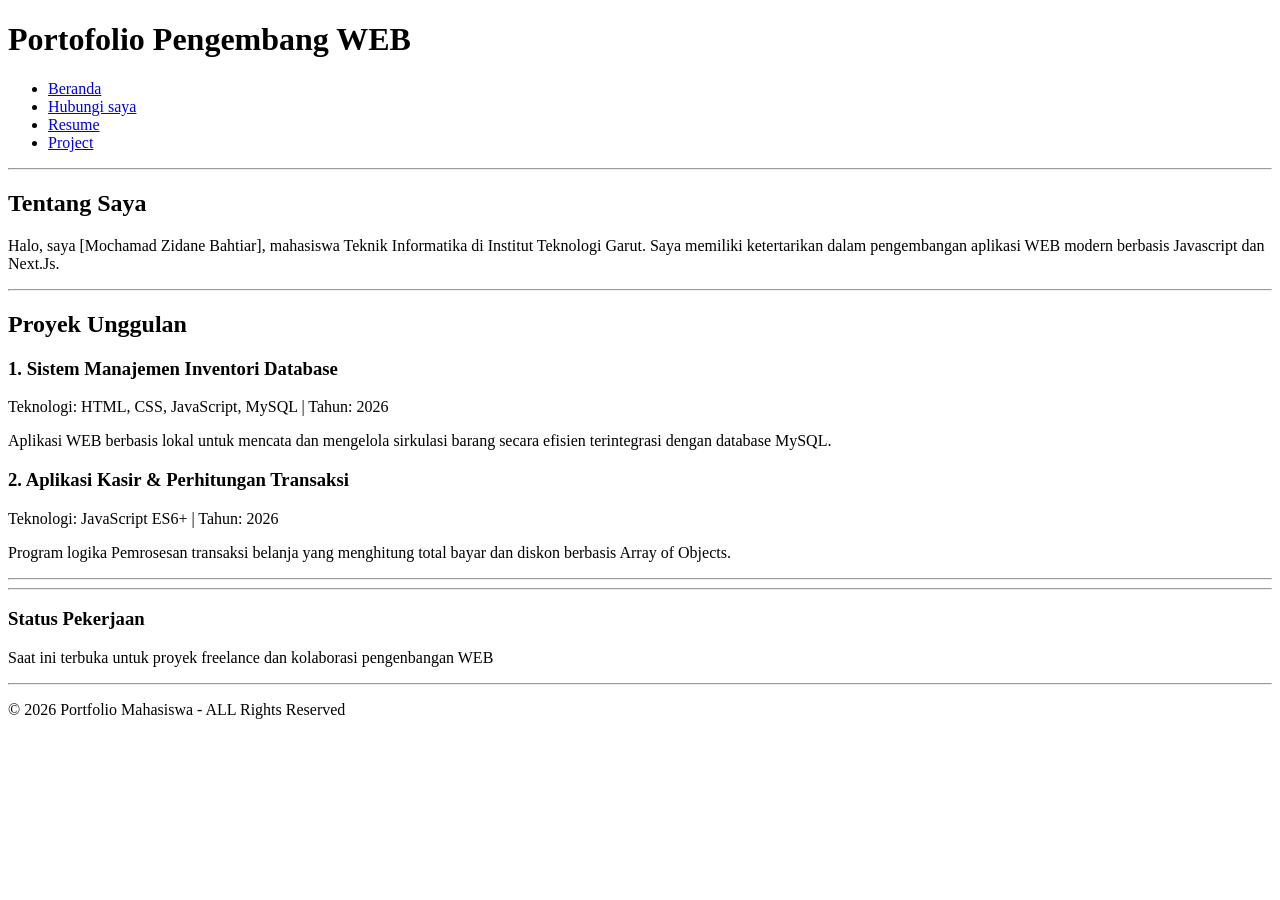
<file: Pertemuan-02/index.html>
<!DOCTYPE html>
<html lang="id">
<head>
    <meta charset="UTF-8">
    <meta name="viewport" content="width=device-width, initial-scale=1.0">
    <title>Modul 2 - WEB Portfolio Mahasiswa </title>
</head>
<body>
    <header>
        <h1>Portofolio Pengembang WEB</h1>
        <nav>
            <ul>
                <li><a href="index.html">Beranda</a></li>
                <li><a href="kontak.html">Hubungi saya</a></li>
                <li><a href="resume.html">Resume</a></li>
                <li><a href="project.html">Project</a></li>
            </ul>
        </nav>
    </header>

    <hr>

    <main>
        <section id="tentang">
            <h2>Tentang Saya</h2>
            <p>Halo, saya [Mochamad Zidane Bahtiar], mahasiswa Teknik Informatika di Institut Teknologi Garut. Saya memiliki ketertarikan dalam pengembangan aplikasi WEB modern berbasis Javascript dan Next.Js.</p>
        </section>

        <hr>

        <section id="proyek">
            <h2>Proyek Unggulan</h2>

            <article>
                <header>
                    <h3>1. Sistem Manajemen Inventori Database</h3>
                    <p>Teknologi: HTML, CSS, JavaScript, MySQL | Tahun: <time datetime="2026">2026</time></p>
                </header>
                <p>Aplikasi WEB berbasis lokal untuk mencata dan mengelola sirkulasi barang secara efisien terintegrasi dengan database MySQL.</p>
            </article>

            <article>
                <header>
                    <h3>2. Aplikasi Kasir & Perhitungan Transaksi</h3>
                    <p>Teknologi: JavaScript ES6+ | Tahun: <time datetime="2026">2026</time></p>
                </header>
                <p>Program logika Pemrosesan transaksi belanja yang menghitung total bayar dan diskon berbasis Array of Objects.</p>
            </article>
        </section>

        <hr>
    </main>
    
    <hr>
    
    <aside>
        <h3>Status Pekerjaan</h3>
        <p>Saat ini terbuka untuk proyek freelance dan kolaborasi pengenbangan WEB</p>
    </aside>

    <hr>

    <footer>
        <p>&copy; 2026 Portfolio Mahasiswa - ALL Rights Reserved</p>
    </footer>

</body>
</html>
</file>
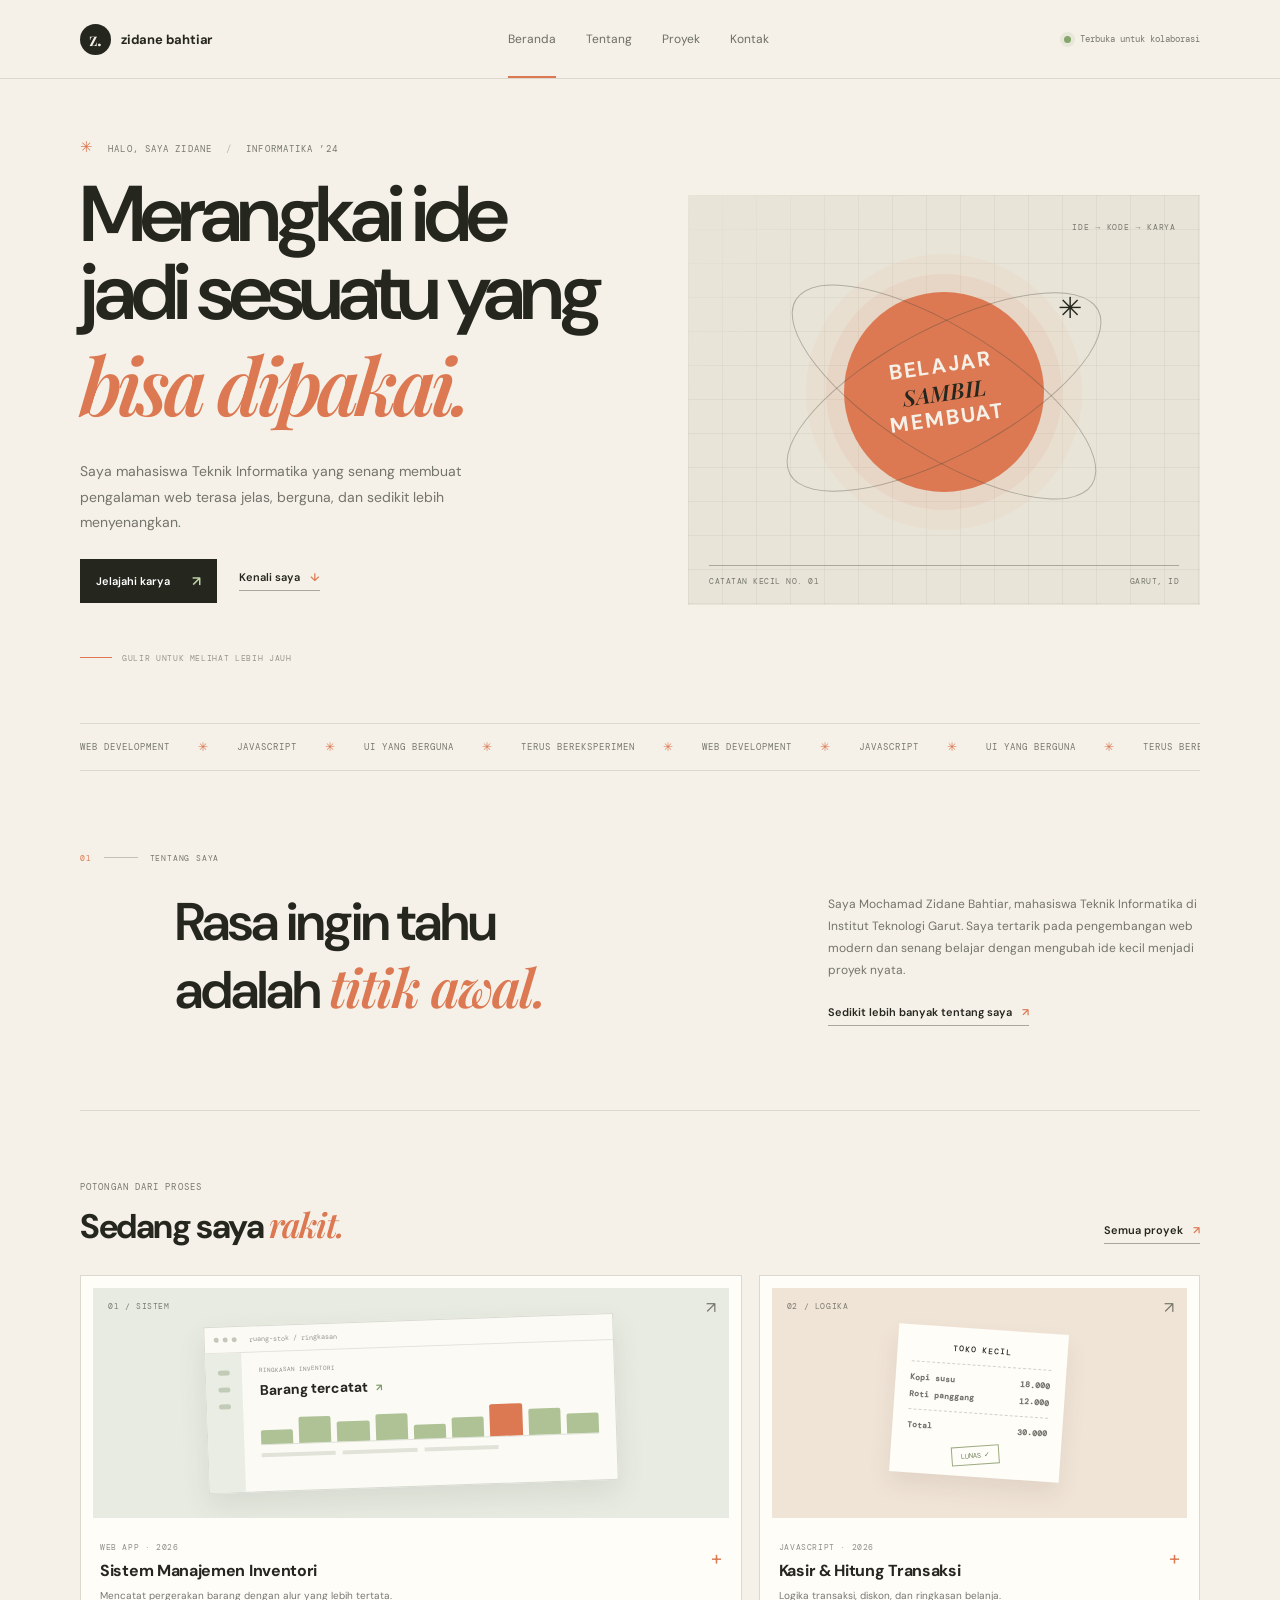
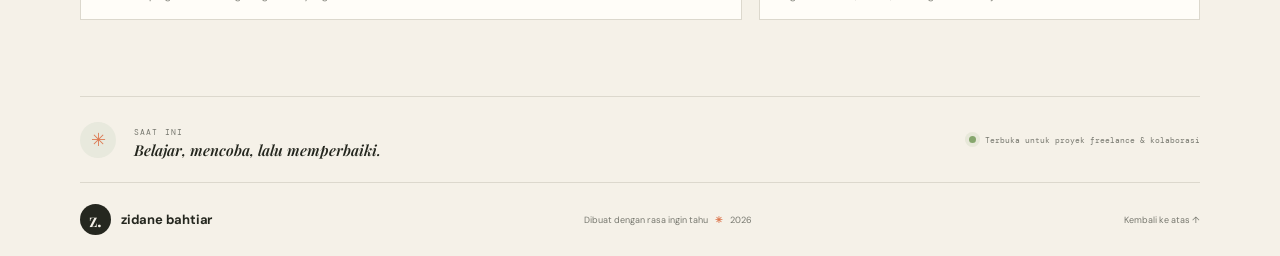
<file: Pertemuan-04/index.html>
<!doctype html>
<html lang="id">
<head>
  <meta charset="UTF-8">
  <meta name="viewport" content="width=device-width, initial-scale=1">
  <meta name="theme-color" content="#f5f1e8">
  <meta name="description" content="Portofolio Mochamad Zidane Bahtiar, mahasiswa Teknik Informatika yang senang membangun hal-hal untuk web.">
  <title>Beranda — Zidane Bahtiar</title>
  <link rel="preconnect" href="https://fonts.googleapis.com">
  <link rel="preconnect" href="https://fonts.gstatic.com" crossorigin>
  <link href="https://fonts.googleapis.com/css2?family=DM+Mono:wght@400;500&family=DM+Sans:wght@400;500;600;700&family=Playfair+Display:ital,wght@0,600;1,600&display=swap" rel="stylesheet">
  <link rel="stylesheet" href="style.css">
  <script src="home.js" defer></script>
</head>
<body id="top">
  <header class="site-header">
    <nav class="nav page-width" aria-label="Navigasi utama">
      <a class="brand" href="index.html" aria-label="Zidane Bahtiar, beranda"><span class="brand-mark">z.</span><span>zidane bahtiar</span></a>
      <div class="nav-links">
        <a class="current" href="index.html" aria-current="page">Beranda</a>
        <a href="Resume.html">Tentang</a>
        <a href="Project.html">Proyek</a>
        <a href="kontak.html">Kontak</a>
      </div>
      <a class="availability" href="kontak.html"><i></i> Terbuka untuk kolaborasi</a>
    </nav>
  </header>

  <main class="page-width">
    <section class="hero" aria-labelledby="hero-title">
      <div class="hero-copy">
        <p class="eyebrow"><span class="spark" aria-hidden="true">✳</span> HALO, SAYA ZIDANE <span class="slash">/</span> INFORMATIKA ’24</p>
        <h1 id="hero-title">Merangkai ide<br>jadi sesuatu yang<br><em>bisa dipakai.</em></h1>
        <p class="hero-description">Saya mahasiswa Teknik Informatika yang senang membuat pengalaman web terasa jelas, berguna, dan sedikit lebih menyenangkan.</p>
        <div class="hero-actions">
          <a class="button button-dark" href="Project.html">Jelajahi karya <span aria-hidden="true">↗</span></a>
          <a class="text-link" href="Resume.html">Kenali saya <span aria-hidden="true">↓</span></a>
        </div>
        <div class="hero-footnote"><span class="scroll-line"></span> GULIR UNTUK MELIHAT LEBIH JAUH</div>
      </div>
      <div class="hero-art" aria-label="Catatan visual tentang proses belajar dan membuat" role="img">
        <div class="art-grid"></div>
        <div class="orbit orbit-one"></div><div class="orbit orbit-two"></div>
        <div class="sun"></div>
        <div class="orbit-label label-top">IDE → KODE → KARYA</div>
        <div class="art-stamp">BELAJAR<br><em>SAMBIL</em><br>MEMBUAT</div>
        <div class="art-caption"><span>CATATAN KECIL NO. 01</span><span>GARUT, ID</span></div>
        <span class="art-star" aria-hidden="true">✳</span>
      </div>
    </section>

    <section class="ticker" aria-label="Minat saya">
      <div class="ticker-track"><span>WEB DEVELOPMENT</span><i>✳</i><span>JAVASCRIPT</span><i>✳</i><span>UI YANG BERGUNA</span><i>✳</i><span>TERUS BEREKSPERIMEN</span><i>✳</i><span>WEB DEVELOPMENT</span><i>✳</i><span>JAVASCRIPT</span><i>✳</i><span>UI YANG BERGUNA</span><i>✳</i><span>TERUS BEREKSPERIMEN</span><i>✳</i></div>
    </section>

    <section class="intro-section" aria-labelledby="intro-title">
      <div class="section-index"><span>01</span><span class="index-rule"></span><span>TENTANG SAYA</span></div>
      <div class="intro-content">
        <h2 id="intro-title">Rasa ingin tahu<br>adalah <em>titik awal.</em></h2>
        <div class="intro-detail"><p>Saya Mochamad Zidane Bahtiar, mahasiswa Teknik Informatika di Institut Teknologi Garut. Saya tertarik pada pengembangan web modern dan senang belajar dengan mengubah ide kecil menjadi proyek nyata.</p><a class="text-link" href="Resume.html">Sedikit lebih banyak tentang saya <span aria-hidden="true">↗</span></a></div>
      </div>
    </section>

    <section class="featured" aria-labelledby="featured-title">
      <div class="section-top"><div><p class="eyebrow">POTONGAN DARI PROSES</p><h2 id="featured-title">Sedang saya <em>rakit.</em></h2></div><a class="text-link" href="Project.html">Semua proyek <span aria-hidden="true">↗</span></a></div>
      <div class="feature-grid">
        <a class="feature-card feature-main" href="Project.html">
          <div class="feature-visual inventory-visual"><span class="visual-index">01 / SISTEM</span><div class="inventory-window"><div class="window-bar"><i></i><i></i><i></i><span>ruang-stok / ringkasan</span></div><div class="window-body"><div class="window-side"><b></b><b></b><b></b></div><div class="window-content"><small>RINGKASAN INVENTORI</small><strong>Barang tercatat <span>↗</span></strong><div class="mini-chart"><i></i><i></i><i></i><i></i><i></i><i></i><i></i><i></i><i></i></div><div class="mini-table"><b></b><b></b><b></b></div></div></div></div><span class="visual-arrow">↗</span></div>
          <div class="feature-meta"><div><span class="project-type">WEB APP · 2026</span><h3>Sistem Manajemen Inventori</h3></div><span class="feature-plus">+</span></div>
          <p class="feature-description">Mencatat pergerakan barang dengan alur yang lebih tertata.</p>
        </a>
        <a class="feature-card feature-secondary" href="Project.html">
          <div class="feature-visual cashier-visual"><span class="visual-index">02 / LOGIKA</span><div class="receipt"><span>TOKO KECIL</span><i></i><div><b>Kopi susu</b><b>18.000</b></div><div><b>Roti panggang</b><b>12.000</b></div><i></i><div><b>Total</b><b>30.000</b></div><span class="receipt-stamp">LUNAS ✓</span></div><span class="visual-arrow">↗</span></div>
          <div class="feature-meta"><div><span class="project-type">JAVASCRIPT · 2026</span><h3>Kasir & Hitung Transaksi</h3></div><span class="feature-plus">+</span></div>
          <p class="feature-description">Logika transaksi, diskon, dan ringkasan belanja.</p>
        </a>
      </div>
    </section>

    <section class="now-section" aria-label="Status saat ini">
      <div class="now-icon">✳</div><div><span class="eyebrow">SAAT INI</span><p>Belajar, mencoba, lalu memperbaiki.</p></div><div class="now-status"><i></i> Terbuka untuk proyek freelance & kolaborasi</div>
    </section>
  </main>

  <footer class="footer"><div class="page-width footer-inner"><a class="brand" href="#top"><span class="brand-mark">z.</span><span>zidane bahtiar</span></a><span>Dibuat dengan rasa ingin tahu <b>✳</b> <span id="year">2026</span></span><a href="#top" class="back-top">Kembali ke atas ↑</a></div></footer>
</body>
</html>
</file>
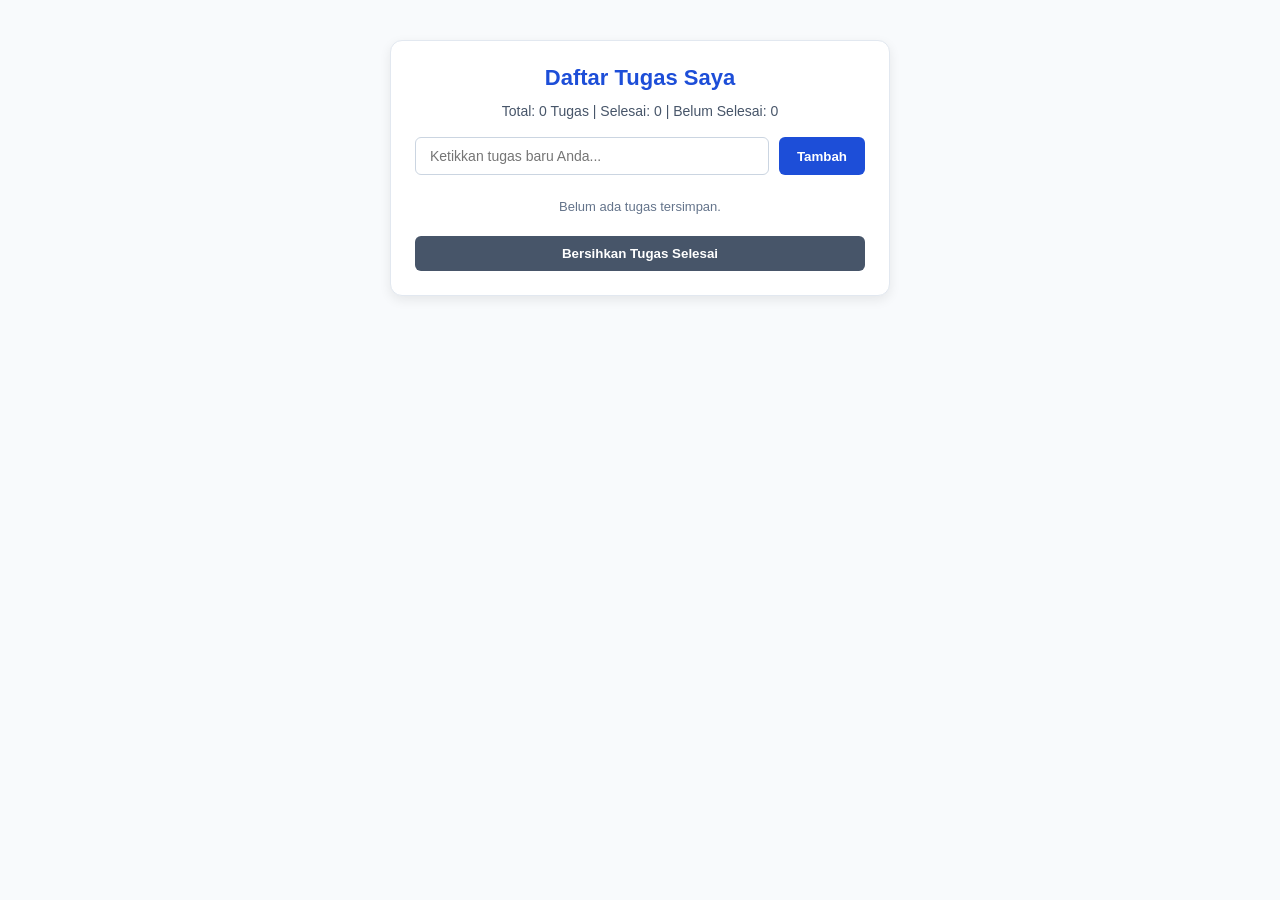
<file: Pertemuan-05/index.html>
<!DOCTYPE html>
<html lang="id">
<head>
    <meta charset="UTF-8">
    <meta name="viewport" content="width=device-width, initial-scale=1.0">

    <title>Aplikasi To-Do List - Modul 5</title>

    <!-- Koneksi ke CSS -->
    <link rel="stylesheet" href="style.css">
</head>
<body>

    <main class="todo-app">
        <h2>Daftar Tugas Saya</h2>
        <p class="task-summary" id="task-summary" aria-live="polite"></p>

        <!-- Form untuk menambahkan tugas -->
        <form id="todo-form">
            <div class="input-section">
                <input
                    type="text"
                    id="taskInput"
                    placeholder="Ketikkan tugas baru Anda..."
                    autocomplete="off"
                    aria-label="Masukkan tugas baru"
                    required
                >

                <button type="submit" class="add-btn">
                    Tambah
                </button>
            </div>

            <!-- Pesan validasi input -->
            <div
                class="error-message"
                id="inputError"
                role="alert"
                aria-live="polite"
            >
                Tugas tidak boleh kosong atau kurang dari 3 karakter!
            </div>
            <div
                class="error-message"
                id="taskLimitError"
                role="alert"
                aria-live="polite"
            >
                Tugas maksimal 5
            </div>
        </form>

        <!-- Daftar tugas yang ditambahkan -->
        <ul class="todo-list" id="todo-list"></ul>
        <button type="button" class="clear-completed-btn" id="clear-completed-btn">
            Bersihkan Tugas Selesai
        </button>
    </main>

    <!-- Koneksi ke JavaScript -->
    <script src="script.js"></script>

</body>
</html>
</file>
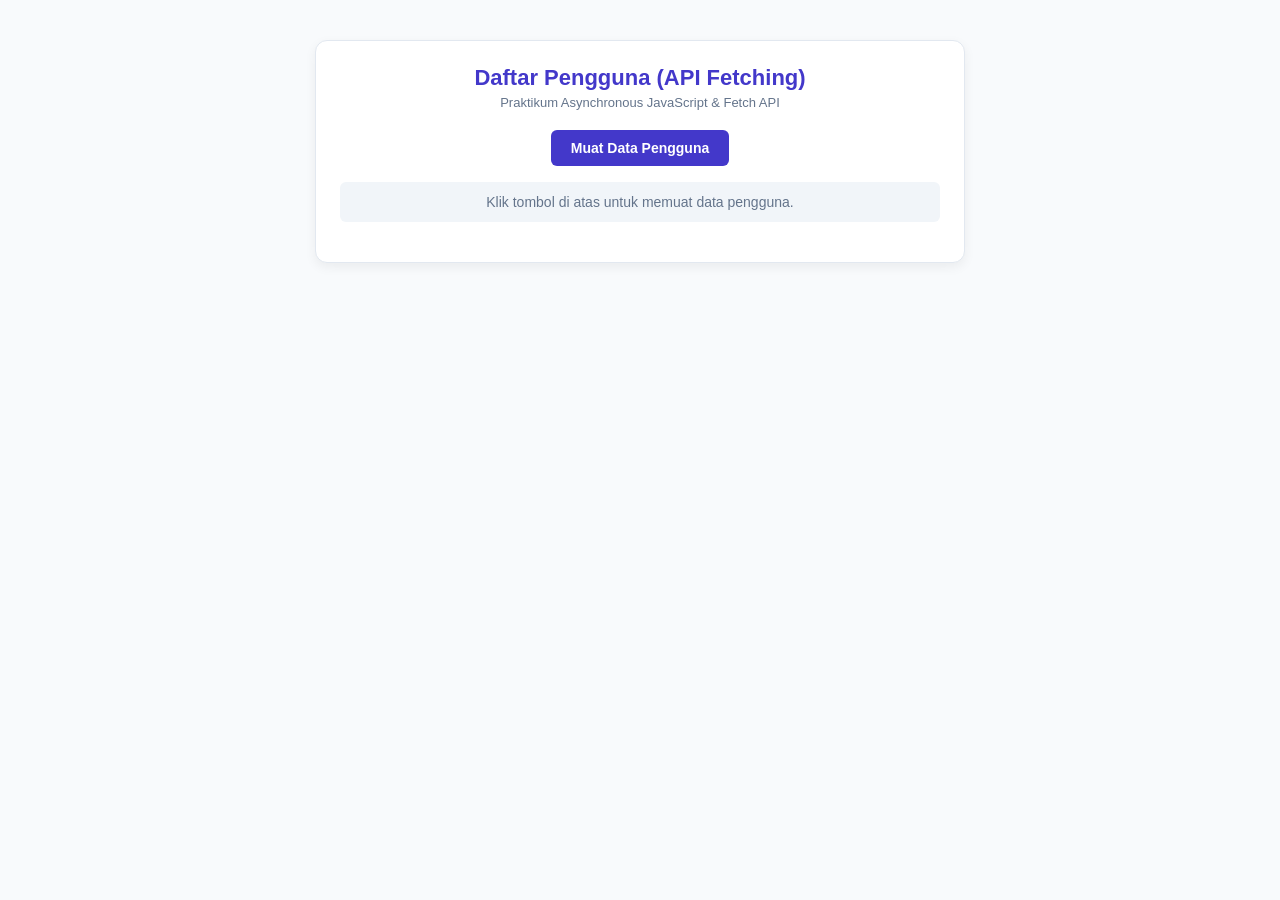
<file: Pertemuan-06/index.html>
<!DOCTYPE html>
<html lang="id">
<head>
    <meta charset="UTF-8">
    <meta name="viewport" content="width=device-width, initial-scale=1.0">
    <title>Modul 6 - User Directory App</title>
    <link rel="stylesheet" href="style.css">
</head>
<body>
    <div class="container">
        <h2>Daftar Pengguna (API Fetching)</h2>
        <p class="subtitle">Praktikum Asynchronous JavaScript & Fetch API</p>

        <div class="actions-bar">
            <button id="btnFetch" class="btn-primary">
                Muat Data Pengguna
            </button>
        </div>

        <div id="statusMessage" class="status-msg">
            Klik tombol di atas untuk memuat data pengguna.
        </div>

        <div id="userList" class="user-grid"></div>
    </div>

    <script src="script.js"></script>
</body>
</html>
</file>
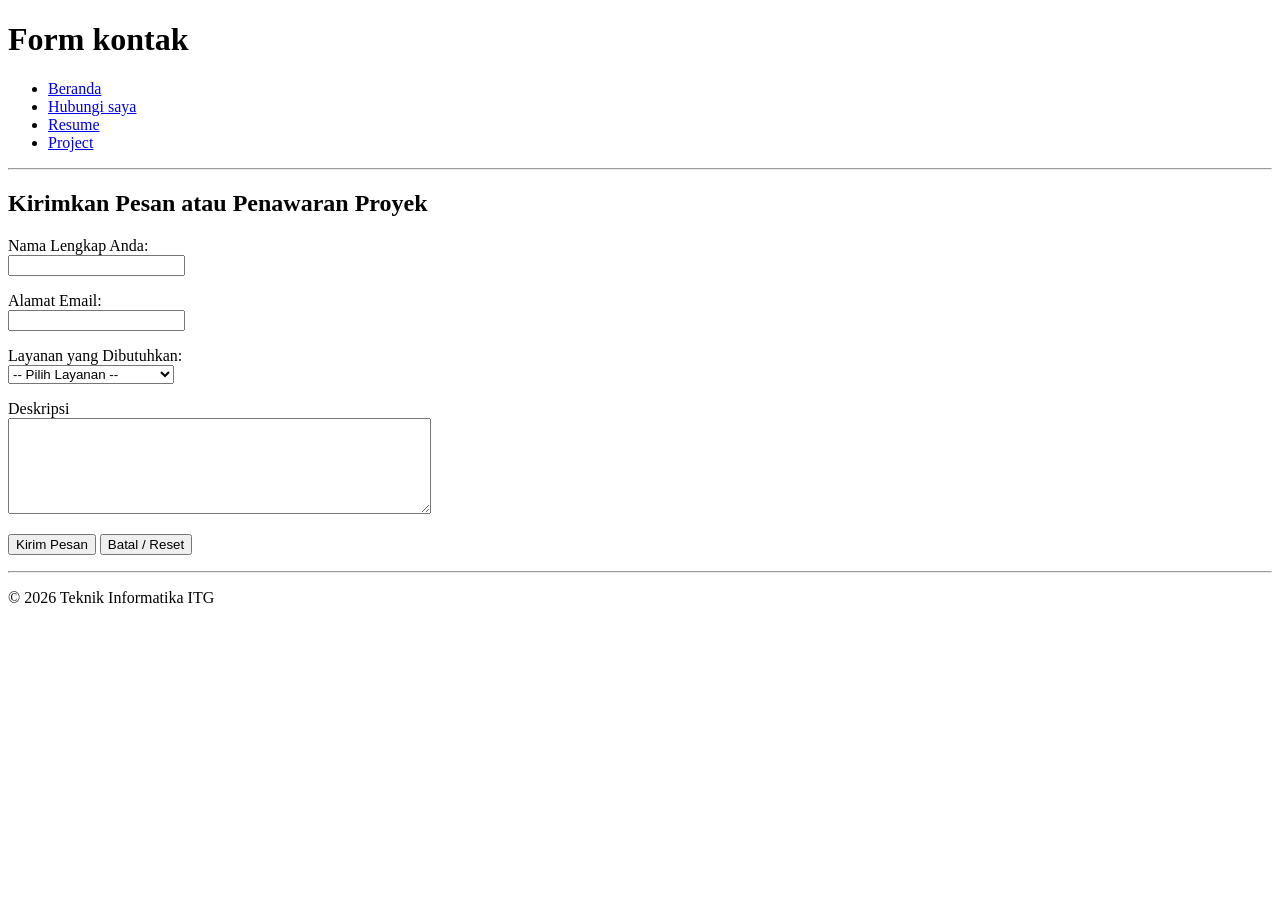
<file: Pertemuan-02/kontak.html>
<!DOCTYPE html>
<html lang="id">
<head>
     <meta charset="UTF-8">
     <meta name="viewport" content="width=device-width, initialscale=1.0">
     <title>Modul 2 - Form Kontak</title>
</head>
<body>

     <header>
         <h1>Form kontak</h1>
         <nav>
            <ul>
                <li><a href="index.html">Beranda</a></li>
                <li><a href="kontak.html">Hubungi saya</a></li>
                <li><a href="resume.html">Resume</a></li>
                <li><a href="project.html">Project</a></li>
            </ul>
        </nav>
    </header>
     </header>

     <hr>

     <main>
         <section>
             <h2>Kirimkan Pesan atau Penawaran Proyek</h2>
             <form>

                 <p>
                     <label for="nama_pengirim">Nama Lengkap
Anda:</label><br>
                     <input type="text" id="nama_pengirim"
name="nama_pengirim">
 </p>

                <p>
                     <label for="email_pengirim">Alamat
Email:</label><br>
                     <input type="email" id="email_pengirim"
name="email_pengirim">
 </p>

                 <p>
                     <label for="jenis_layanan">Layanan yang
Dibutuhkan:</label><br>
                     <select id="jenis_layanan" name="jenis_layanan">
                         <option value="">-- Pilih Layanan --</option>
                         <option value="web">Pembuatan Web</option>
                         <option value="app">Pengembangan
Aplikasi</option>
                         <option value="other">Lain-lain</option>
                     </select>
                 </p>

                 <p>
                     <label for="pesan">Deskripsi<br>
                     <textarea id="pesan" name="pesan" rows="6" cols="50"></textarea>
                 </p>

                 <p>
                     <button type="submit">Kirim Pesan</button>
                     <button type="reset">Batal / Reset</button>
                 </p>

             </form>
         </section>
     </main>

     <hr>

     <footer>
         <p>&copy; 2026 Teknik Informatika ITG</p>
     </footer>
     
</body>
</html>
</file>
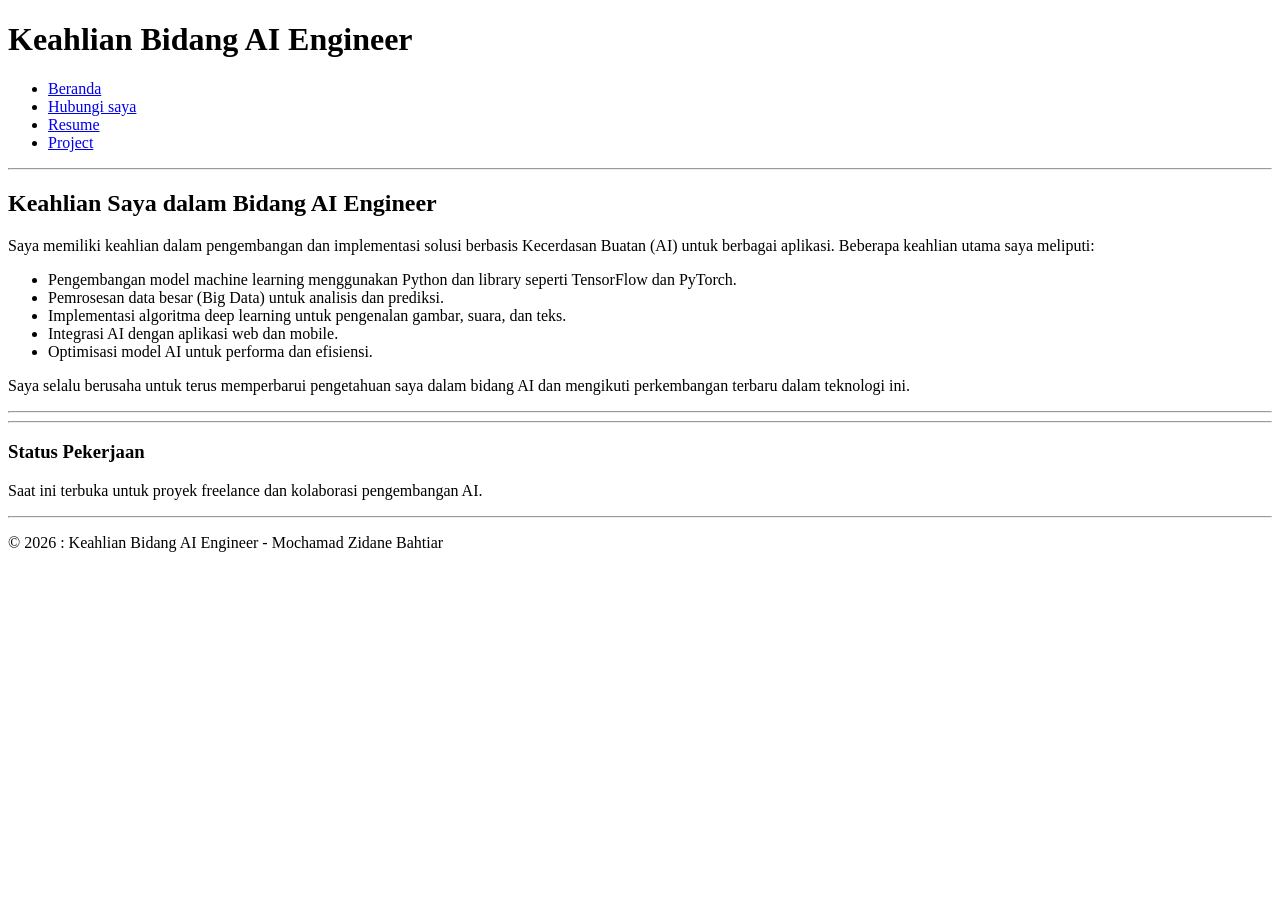
<file: Pertemuan-02/Project.html>
<!DOCTYPE html>
<html lang="en">
<head>
    <meta charset="UTF-8">
    <meta name="viewport" content="width=device-width, initial-scale=1.0">
    <title>Keahlian Bidang AI Engineer</title>
</head>
<body>
    <header>
        <h1>Keahlian Bidang AI Engineer</h1>
        <nav>
            <ul>
                <li><a href="index.html">Beranda</a></li>
                <li><a href="kontak.html">Hubungi saya</a></li>
                <li><a href="resume.html">Resume</a></li>
                <li><a href="project.html">Project</a></li>
            </ul>
        </nav>
    </header>

    <hr>

    <main>
        <section id="keahlian">
            <h2>Keahlian Saya dalam Bidang AI Engineer</h2>
            <p>Saya memiliki keahlian dalam pengembangan dan implementasi solusi berbasis Kecerdasan Buatan (AI) untuk berbagai aplikasi. Beberapa keahlian utama saya meliputi:</p>

            <ul>
                <li>Pengembangan model machine learning menggunakan Python dan library seperti TensorFlow dan PyTorch.</li>
                <li>Pemrosesan data besar (Big Data) untuk analisis dan prediksi.</li>
                <li>Implementasi algoritma deep learning untuk pengenalan gambar, suara, dan teks.</li>
                <li>Integrasi AI dengan aplikasi web dan mobile.</li>
                <li>Optimisasi model AI untuk performa dan efisiensi.</li>
            </ul>

            <p>Saya selalu berusaha untuk terus memperbarui pengetahuan saya dalam bidang AI dan mengikuti perkembangan terbaru dalam teknologi ini.</p>
        </section>

        <hr>
    </main>

    <hr>

    <aside>
        <h3>Status Pekerjaan</h3>
        <p>Saat ini terbuka untuk proyek freelance dan kolaborasi pengembangan AI.</p>
    </aside>

    <hr>

    <footer>
        <p>&copy; 2026 : Keahlian Bidang AI Engineer - Mochamad Zidane Bahtiar</p>
    </footer>
    
</body>
</html>
</file>
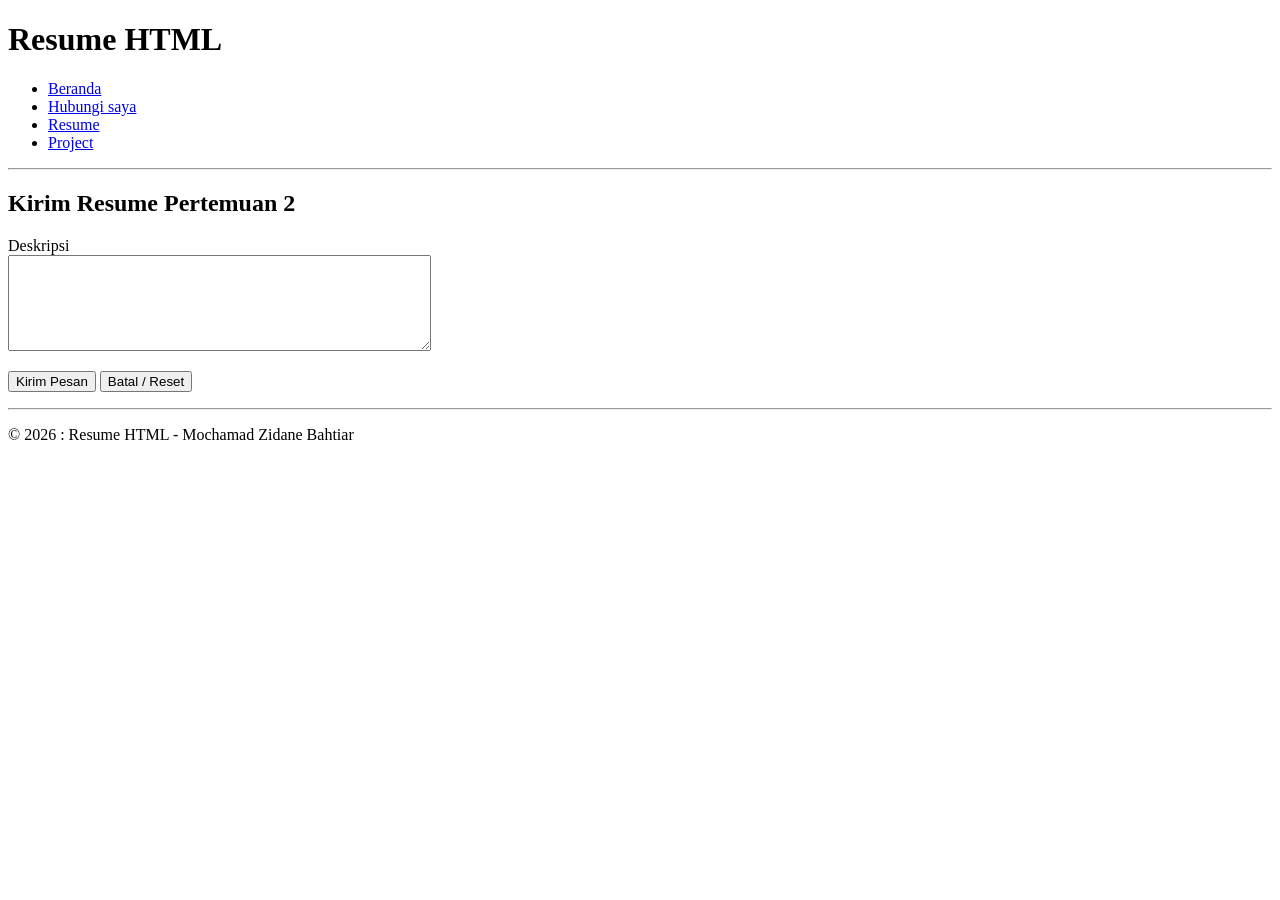
<file: Pertemuan-02/Resume.html>
<!DOCTYPE html>
<html lang="id">
<head>
     <meta charset="UTF-8">
     <meta name="viewport" content="width=device-width, initialscale=1.0">
     <title>Resume HTML</title>
</head>
<body>
     
     <header>
         <h1>Resume HTML</h1>
         <nav>
            <ul>
                <li><a href="index.html">Beranda</a></li>
                <li><a href="kontak.html">Hubungi saya</a></li>
                <li><a href="resume.html">Resume</a></li>
                <li><a href="project.html">Project</a></li>
            </ul>
        </nav>
    </header>
 
     <hr>

     <main>
        <section>
             <h2>Kirim Resume Pertemuan 2</h2>
             <form>

                 <p>
                     <label for="pesan">Deskripsi<br>
                     <textarea id="pesan" name="pesan" rows="6" cols="50"></textarea>
                 </p>

                 <p>
                     <button type="submit">Kirim Pesan</button>
                     <button type="reset">Batal / Reset</button>
                 </p>

             </form>
         </section>

          </main>

     <hr>

     <footer>
         <p>&copy; 2026 : Resume HTML - Mochamad Zidane Bahtiar</p>
     </footer>
     
</body>
</html>
</file>
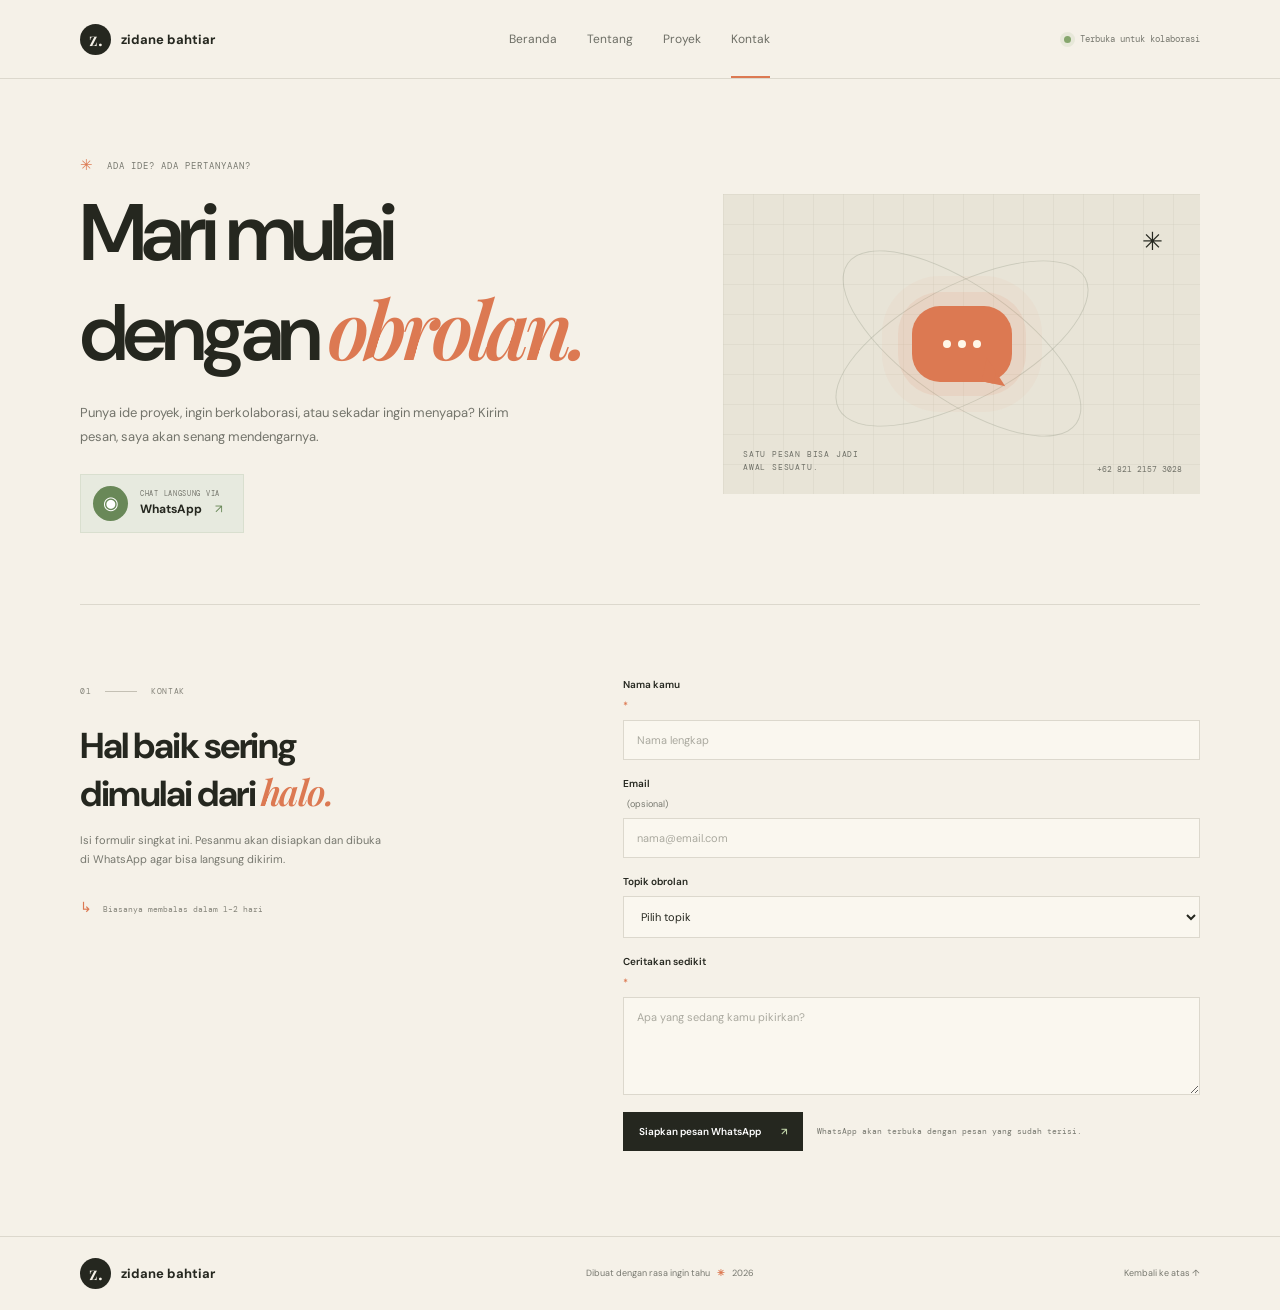
<file: Pertemuan-04/kontak.html>
<!doctype html>
<html lang="id">
<head>
  <meta charset="UTF-8">
  <meta name="viewport" content="width=device-width, initial-scale=1">
  <meta name="theme-color" content="#f5f1e8">
  <meta name="description" content="Hubungi Mochamad Zidane Bahtiar untuk kolaborasi dan proyek web melalui WhatsApp.">
  <title>Hubungi Saya — Zidane Bahtiar</title>
  <link rel="preconnect" href="https://fonts.googleapis.com">
  <link rel="preconnect" href="https://fonts.gstatic.com" crossorigin>
  <link href="https://fonts.googleapis.com/css2?family=DM+Mono:wght@400;500&family=DM+Sans:wght@400;500;600;700&family=Playfair+Display:ital,wght@0,600;1,600&display=swap" rel="stylesheet">
  <link rel="stylesheet" href="contact.css">
  <script src="contact.js" defer></script>
</head>
<body id="top">
  <header class="site-header">
    <nav class="nav page-width" aria-label="Navigasi utama">
      <a class="brand" href="index.html"><span class="brand-mark">z.</span><span>zidane bahtiar</span></a>
      <div class="nav-links"><a href="index.html">Beranda</a><a href="Resume.html">Tentang</a><a href="Project.html">Proyek</a><a class="current" href="kontak.html" aria-current="page">Kontak</a></div>
      <span class="availability"><i></i> Terbuka untuk kolaborasi</span>
    </nav>
  </header>
  <main class="page-width">
    <section class="contact-hero">
      <div class="contact-copy">
        <p class="eyebrow"><span>✳</span> ADA IDE? ADA PERTANYAAN?</p>
        <h1>Mari mulai<br>dengan <em>obrolan.</em></h1>
        <p class="lede">Punya ide proyek, ingin berkolaborasi, atau sekadar ingin menyapa? Kirim pesan, saya akan senang mendengarnya.</p>
        <a class="whatsapp-direct" href="https://wa.me/6282121573028" target="_blank" rel="noopener noreferrer"><span class="wa-icon" aria-hidden="true">◉</span><span><small>CHAT LANGSUNG VIA</small><strong>WhatsApp <b aria-hidden="true">↗</b></strong></span></a>
      </div>
      <aside class="contact-art" aria-label="Informasi kontak WhatsApp">
        <div class="art-orbit"></div><div class="art-orbit second"></div><div class="chat-bubble"><span class="bubble-dots"><i></i><i></i><i></i></span><span class="bubble-tail"></span></div>
        <span class="art-cross">✳</span><span class="art-caption">SATU PESAN BISA JADI<br>AWAL SESUATU.</span><span class="art-number">+62 821 2157 3028</span>
      </aside>
    </section>
    <section class="contact-content" aria-labelledby="form-title">
      <div class="contact-note"><span class="section-number">01 <i></i> KONTAK</span><h2 id="form-title">Hal baik sering<br>dimulai dari <em>halo.</em></h2><p>Isi formulir singkat ini. Pesanmu akan disiapkan dan dibuka di WhatsApp agar bisa langsung dikirim.</p><div class="response-note"><span>↳</span> Biasanya membalas dalam 1–2 hari</div></div>
      <form class="contact-form" id="contactForm">
        <label for="name">Nama kamu <span>*</span><input id="name" name="name" type="text" autocomplete="name" maxlength="80" placeholder="Nama lengkap" required></label>
        <label for="email">Email <small>(opsional)</small><input id="email" name="email" type="email" autocomplete="email" maxlength="120" placeholder="nama@email.com"></label>
        <label for="service">Topik obrolan<select id="service" name="service" required><option value="" disabled selected>Pilih topik</option><option>Proyek website</option><option>Pengembangan aplikasi</option><option>Kolaborasi</option><option>Lainnya</option></select></label>
        <label for="message">Ceritakan sedikit <span>*</span><textarea id="message" name="message" rows="4" maxlength="1000" placeholder="Apa yang sedang kamu pikirkan?" required></textarea></label>
        <div class="form-bottom"><button type="submit">Siapkan pesan WhatsApp <span aria-hidden="true">↗</span></button><p id="formHint" aria-live="polite">WhatsApp akan terbuka dengan pesan yang sudah terisi.</p></div>
      </form>
    </section>
  </main>
  <footer class="footer"><div class="page-width footer-inner"><a class="brand" href="index.html"><span class="brand-mark">z.</span><span>zidane bahtiar</span></a><span>Dibuat dengan rasa ingin tahu <b>✳</b> 2026</span><a href="#top" class="back-top">Kembali ke atas ↑</a></div></footer>
</body>
</html>
</file>
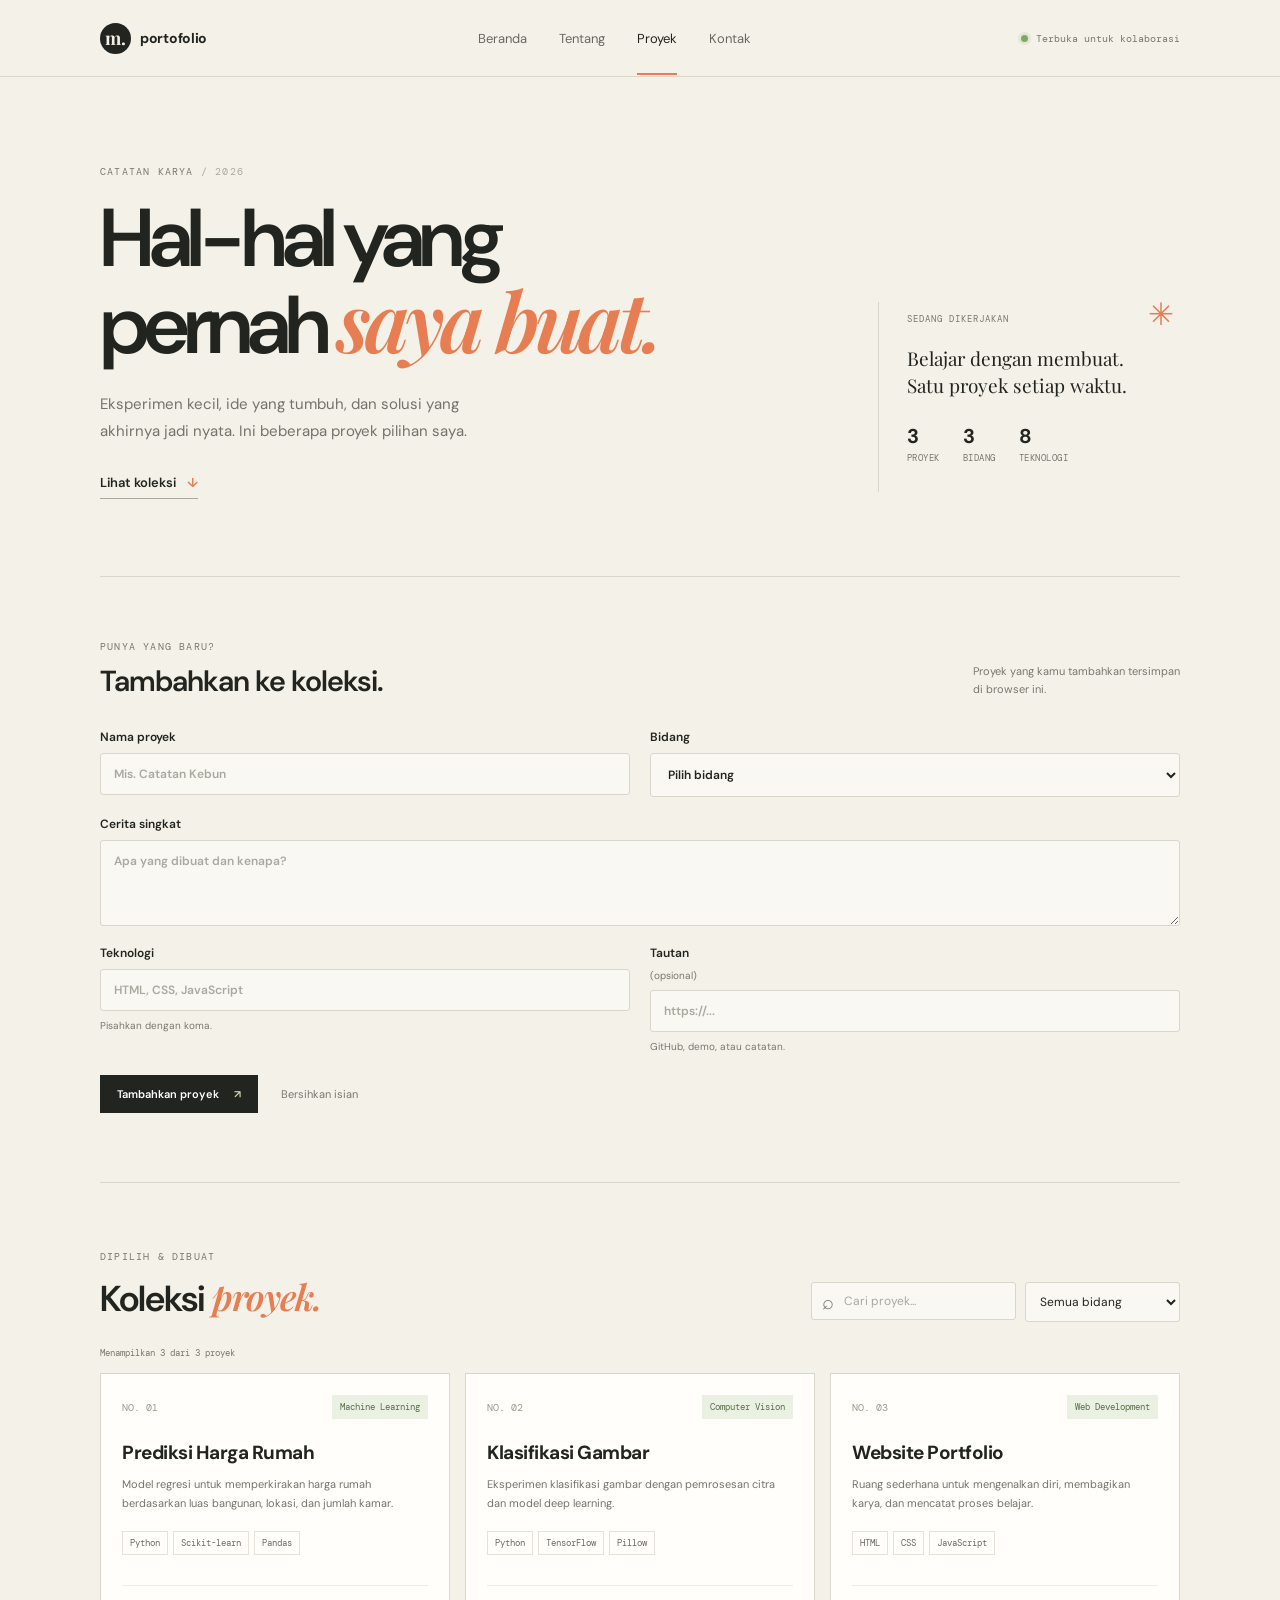
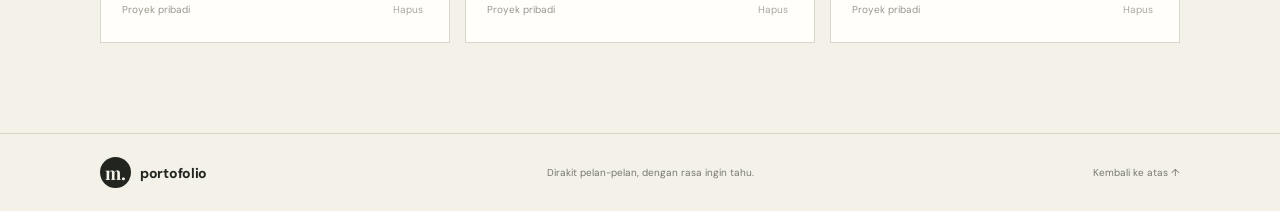
<file: Pertemuan-04/Project.html>
<!DOCTYPE html>
<html lang="id">
<head>
  <meta charset="UTF-8">
  <meta name="viewport" content="width=device-width, initial-scale=1.0">
  <meta name="theme-color" content="#f4f1e9">
  <title>Proyek — MyPortfolio</title>
  <link rel="stylesheet" href="project.css">
  <script src="project.js" defer></script>
</head>
<body id="top">
  <header class="site-header">
    <nav class="nav page-width" aria-label="Navigasi utama">
      <a class="brand" href="index.html"><span class="brand-mark">m.</span> portofolio</a>
      <div class="nav-links">
        <a href="index.html">Beranda</a><a href="Resume.html">Tentang</a>
        <a class="current" href="Project.html" aria-current="page">Proyek</a><a href="kontak.html">Kontak</a>
      </div>
      <span class="nav-note"><i></i> Terbuka untuk kolaborasi</span>
    </nav>
  </header>

  <main class="page-width">
    <section class="intro">
      <div class="intro-copy">
        <p class="eyebrow">CATATAN KARYA <span> / 2026</span></p>
        <h1>Hal-hal yang<br>pernah <em>saya buat.</em></h1>
        <p class="intro-text">Eksperimen kecil, ide yang tumbuh, dan solusi yang akhirnya jadi nyata. Ini beberapa proyek pilihan saya.</p>
        <a class="text-link" href="#koleksi">Lihat koleksi <span aria-hidden="true">↓</span></a>
      </div>
      <aside class="intro-aside" aria-label="Ringkasan proyek">
        <span class="aside-label">SEDANG DIKERJAKAN</span>
        <span class="aside-scribble" aria-hidden="true">✳</span>
        <p>Belajar dengan membuat.<br>Satu proyek setiap waktu.</p>
        <div class="stats">
          <div><strong id="totalProjects">0</strong><span>proyek</span></div>
          <div><strong id="totalCategories">0</strong><span>bidang</span></div>
          <div><strong id="totalTechnologies">0</strong><span>teknologi</span></div>
        </div>
      </aside>
    </section>

    <section class="add-section" aria-labelledby="formHeading">
      <div class="section-heading">
        <div><p class="eyebrow">PUNYA YANG BARU?</p><h2 id="formHeading">Tambahkan ke koleksi.</h2></div>
        <p class="heading-note">Proyek yang kamu tambahkan tersimpan<br>di browser ini.</p>
      </div>
      <form id="projectForm" class="project-form">
        <label>Nama proyek<input id="title" name="title" maxlength="100" placeholder="Mis. Catatan Kebun" required></label>
        <label>Bidang<select id="category" name="category" required>
          <option value="">Pilih bidang</option><option>Machine Learning</option><option>Computer Vision</option><option>Web Development</option><option>Natural Language Processing</option><option>Data Science</option><option>UI/UX Design</option><option>Cybersecurity</option><option>Mobile Development</option><option>Lainnya</option>
        </select></label>
        <label class="wide">Cerita singkat<textarea id="description" name="description" rows="3" maxlength="1000" placeholder="Apa yang dibuat dan kenapa?" required></textarea></label>
        <label>Teknologi<input id="tech" name="tech" maxlength="200" placeholder="HTML, CSS, JavaScript" required><small>Pisahkan dengan koma.</small></label>
        <label>Tautan <span class="optional">(opsional)</span><input id="link" name="link" type="url" maxlength="500" placeholder="https://..."><small>GitHub, demo, atau catatan.</small></label>
        <div class="form-actions"><button class="button button-dark" type="submit">Tambahkan proyek <span aria-hidden="true">↗</span></button><button class="reset-button" type="reset">Bersihkan isian</button><p id="formMessage" role="status" aria-live="polite"></p></div>
      </form>
    </section>

    <section id="koleksi" class="collection" aria-labelledby="collectionHeading">
      <div class="collection-top">
        <div><p class="eyebrow">DIPILIH & DIBUAT</p><h2 id="collectionHeading">Koleksi <em>proyek.</em></h2></div>
        <div class="filters"><label class="search-wrap"><span aria-hidden="true">⌕</span><input id="searchInput" type="search" placeholder="Cari proyek..." aria-label="Cari proyek"></label>
          <select id="categoryFilter" aria-label="Filter bidang"><option value="">Semua bidang</option><option>Machine Learning</option><option>Computer Vision</option><option>Web Development</option><option>Natural Language Processing</option><option>Data Science</option><option>UI/UX Design</option><option>Cybersecurity</option><option>Mobile Development</option><option>Lainnya</option></select>
        </div>
      </div>
      <p id="resultCount" class="result-count" aria-live="polite"></p>
      <div id="projectList" class="project-grid"></div>
      <div id="emptyState" class="empty-state" hidden><span aria-hidden="true">↗</span><h3>Belum ada yang cocok.</h3><p>Coba kata kunci atau bidang yang lain.</p></div>
    </section>
  </main>

  <footer class="footer"><div class="page-width footer-inner"><a class="brand" href="index.html"><span class="brand-mark">m.</span> portofolio</a><span>Dirakit pelan-pelan, dengan rasa ingin tahu.</span><a href="#top" id="backToTop">Kembali ke atas ↑</a></div></footer>
</body>
</html>
</file>
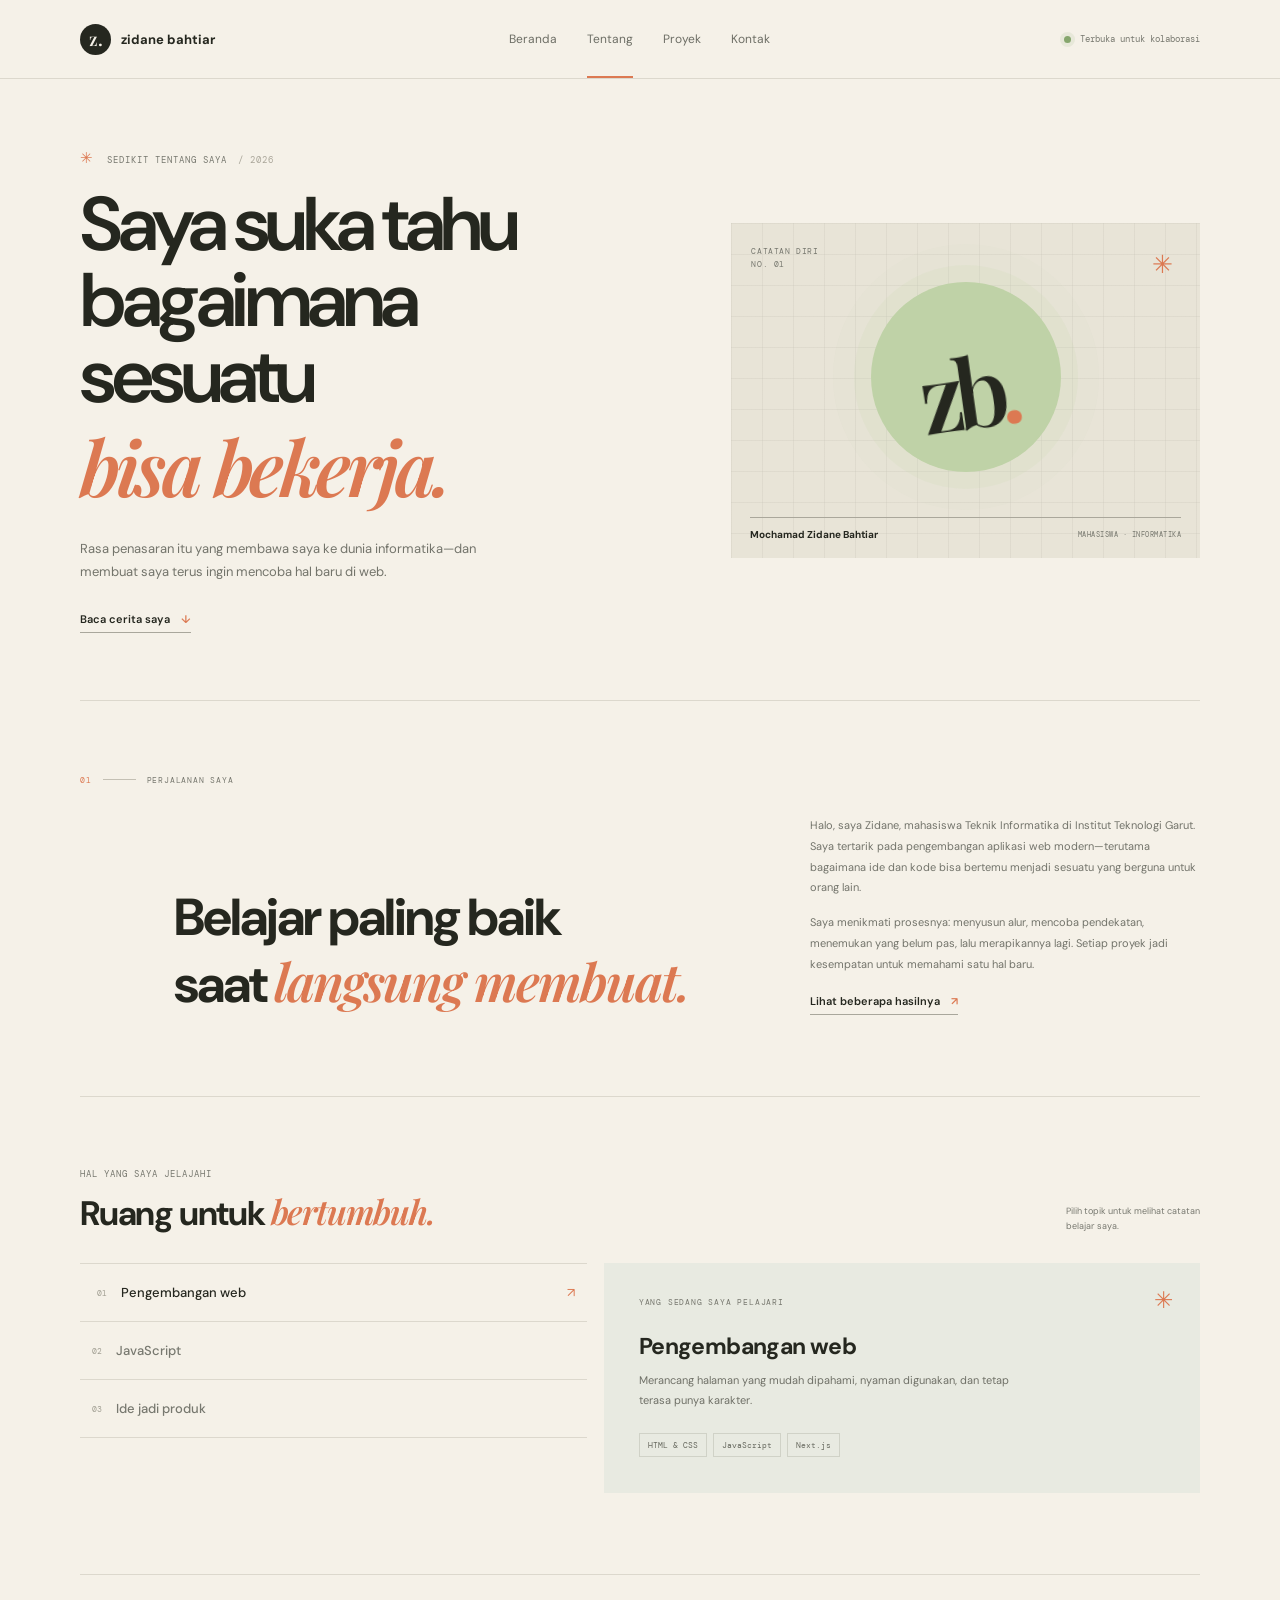
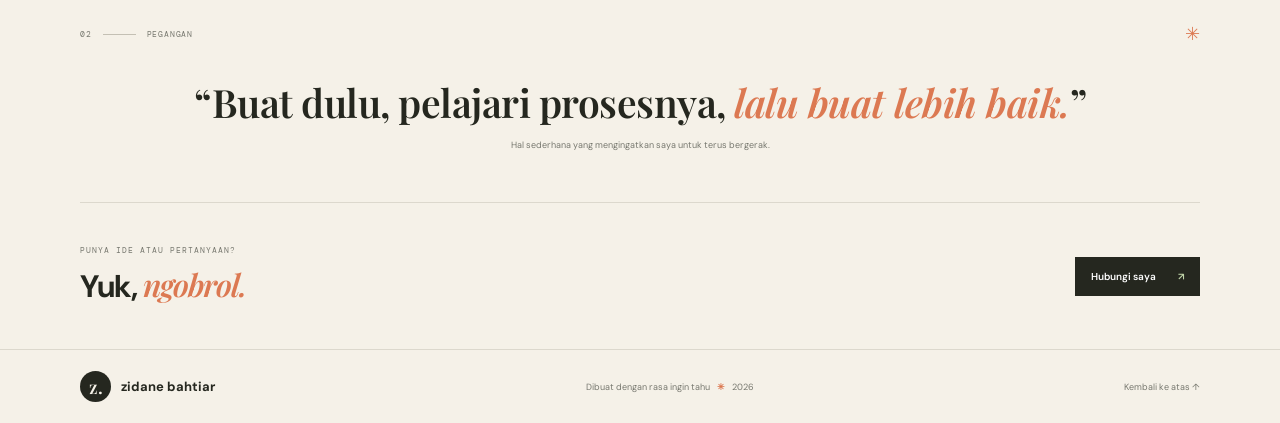
<file: Pertemuan-04/Resume.html>
<!doctype html>
<html lang="id">
<head>
  <meta charset="UTF-8">
  <meta name="viewport" content="width=device-width, initial-scale=1">
  <meta name="theme-color" content="#f5f1e8">
  <meta name="description" content="Tentang Mochamad Zidane Bahtiar, mahasiswa Teknik Informatika yang tertarik pada pengembangan web.">
  <title>Tentang Saya — Zidane Bahtiar</title>
  <link rel="preconnect" href="https://fonts.googleapis.com">
  <link rel="preconnect" href="https://fonts.gstatic.com" crossorigin>
  <link href="https://fonts.googleapis.com/css2?family=DM+Mono:wght@400;500&family=DM+Sans:wght@400;500;600;700&family=Playfair+Display:ital,wght@0,600;1,600&display=swap" rel="stylesheet">
  <link rel="stylesheet" href="about.css">
  <script src="about.js" defer></script>
</head>
<body id="top">
  <header class="site-header">
    <nav class="nav page-width" aria-label="Navigasi utama">
      <a class="brand" href="index.html"><span class="brand-mark">z.</span><span>zidane bahtiar</span></a>
      <div class="nav-links"><a href="index.html">Beranda</a><a class="current" href="Resume.html" aria-current="page">Tentang</a><a href="Project.html">Proyek</a><a href="kontak.html">Kontak</a></div>
      <span class="availability"><i></i> Terbuka untuk kolaborasi</span>
    </nav>
  </header>

  <main class="page-width">
    <section class="about-hero">
      <div class="about-copy">
        <p class="eyebrow"><span>✳</span> SEDIKIT TENTANG SAYA <i>/ 2026</i></p>
        <h1>Saya suka tahu<br>bagaimana sesuatu<br><em>bisa bekerja.</em></h1>
        <p class="lede">Rasa penasaran itu yang membawa saya ke dunia informatika—dan membuat saya terus ingin mencoba hal baru di web.</p>
        <a class="text-link" href="#cerita">Baca cerita saya <span>↓</span></a>
      </div>
      <aside class="profile-art" aria-label="Kartu profil Zidane Bahtiar">
        <div class="profile-grid"></div><div class="profile-sun"></div>
        <div class="profile-monogram">zb<span>.</span></div>
        <span class="profile-star">✳</span><span class="profile-index">CATATAN DIRI<br>NO. 01</span>
        <div class="profile-caption"><strong>Mochamad Zidane Bahtiar</strong><span>MAHASISWA · INFORMATIKA</span></div>
      </aside>
    </section>

    <section class="story-section" id="cerita">
      <div class="section-index"><span>01</span><i></i><span>PERJALANAN SAYA</span></div>
      <div class="story-grid">
        <h2>Belajar paling baik<br>saat <em>langsung membuat.</em></h2>
        <div class="story-copy"><p>Halo, saya Zidane, mahasiswa Teknik Informatika di Institut Teknologi Garut. Saya tertarik pada pengembangan aplikasi web modern—terutama bagaimana ide dan kode bisa bertemu menjadi sesuatu yang berguna untuk orang lain.</p><p>Saya menikmati prosesnya: menyusun alur, mencoba pendekatan, menemukan yang belum pas, lalu merapikannya lagi. Setiap proyek jadi kesempatan untuk memahami satu hal baru.</p><a class="text-link" href="Project.html">Lihat beberapa hasilnya <span>↗</span></a></div>
      </div>
    </section>

    <section class="interests-section" aria-labelledby="interest-title">
      <div class="section-heading"><div><p class="eyebrow">HAL YANG SAYA JELAJAHI</p><h2 id="interest-title">Ruang untuk <em>bertumbuh.</em></h2></div><p class="section-hint">Pilih topik untuk melihat catatan<br>belajar saya.</p></div>
      <div class="interest-layout">
        <div class="interest-tabs" role="tablist" aria-label="Minat dan area belajar">
          <button class="interest-tab active" id="tab-web" type="button" role="tab" aria-selected="true" aria-controls="interest-panel" data-topic="web"><span>01</span> Pengembangan web <b>↗</b></button>
          <button class="interest-tab" id="tab-js" type="button" role="tab" aria-selected="false" aria-controls="interest-panel" data-topic="js"><span>02</span> JavaScript <b>↗</b></button>
          <button class="interest-tab" id="tab-ideas" type="button" role="tab" aria-selected="false" aria-controls="interest-panel" data-topic="ideas"><span>03</span> Ide jadi produk <b>↗</b></button>
        </div>
        <div class="interest-panel" id="interest-panel" role="tabpanel" aria-labelledby="tab-web" aria-live="polite">
          <span class="panel-mark" aria-hidden="true">✳</span>
          <p class="panel-kicker">YANG SEDANG SAYA PELAJARI</p>
          <h3 id="panelTitle">Pengembangan web</h3>
          <p id="panelText">Merancang halaman yang mudah dipahami, nyaman digunakan, dan tetap terasa punya karakter.</p>
          <div class="topic-tags" id="panelTags"><span>HTML & CSS</span><span>JavaScript</span><span>Next.js</span></div>
        </div>
      </div>
    </section>

    <section class="principle-section">
      <div class="principle-label"><span class="section-index">02 <i></i> PEGANGAN</span><span class="principle-star">✳</span></div>
      <blockquote>“Buat dulu, pelajari prosesnya, <em>lalu buat lebih baik.</em>”</blockquote>
      <p>Hal sederhana yang mengingatkan saya untuk terus bergerak.</p>
    </section>

    <section class="about-cta"><div><p class="eyebrow">PUNYA IDE ATAU PERTANYAAN?</p><h2>Yuk, <em>ngobrol.</em></h2></div><a class="cta-button" href="kontak.html">Hubungi saya <span>↗</span></a></section>
  </main>
  <footer class="footer"><div class="page-width footer-inner"><a class="brand" href="index.html"><span class="brand-mark">z.</span><span>zidane bahtiar</span></a><span>Dibuat dengan rasa ingin tahu <b>✳</b> 2026</span><a href="#top" class="back-top">Kembali ke atas ↑</a></div></footer>
</body>
</html>
</file>
<file: Pertemuan-04/style.css>
@import url('https://fonts.googleapis.com/css2?family=DM+Mono:wght@400;500&family=DM+Sans:wght@400;500;600;700&family=Playfair+Display:ital,wght@0,600;1,600&display=swap');

:root{--paper:#f5f1e8;--ink:#25271f;--muted:#77786f;--line:#dcd8cd;--green:#bfd2a7;--orange:#dc7952;--white:#fffdf8}*{box-sizing:border-box}html{scroll-behavior:smooth}body{margin:0;background:var(--paper);color:var(--ink);font-family:'DM Sans',sans-serif;-webkit-font-smoothing:antialiased}a{color:inherit;text-decoration:none}.page-width{width:min(1120px,calc(100% - 64px));margin-inline:auto}.site-header{border-bottom:1px solid var(--line)}.nav{height:78px;display:flex;align-items:center;justify-content:space-between}.brand{display:flex;align-items:center;gap:10px;font-size:13px;font-weight:700;letter-spacing:-.2px}.brand-mark{width:31px;height:31px;display:grid;place-items:center;background:var(--ink);color:var(--paper);border-radius:50%;font:600 18px 'Playfair Display',serif}.nav-links{height:100%;display:flex;gap:30px;font-size:12px;color:#6d6e65}.nav-links a{position:relative;display:grid;place-items:center}.nav-links a:after{content:"";position:absolute;bottom:0;left:0;right:0;height:2px;background:var(--orange);transform:scaleX(0);transform-origin:left;transition:transform .25s}.nav-links a:hover:after,.nav-links a.current:after{transform:scaleX(1)}.availability,.now-status{font:9px 'DM Mono',monospace;color:var(--muted);display:flex;align-items:center;gap:9px}.availability i,.now-status i{width:7px;height:7px;background:#86a66d;border-radius:50%;box-shadow:0 0 0 4px #86a66d20}.hero{min-height:570px;display:grid;grid-template-columns:1.04fr .96fr;align-items:center;gap:54px;padding:58px 0 60px;border-bottom:1px solid var(--line)}.eyebrow{font:9px 'DM Mono',monospace;letter-spacing:1.1px;color:var(--muted);margin:0 0 18px}.spark{color:var(--orange);font-size:15px;margin-right:8px}.slash{color:#bbb6a8;margin:0 8px}.hero h1{font-size:clamp(53px,6.5vw,79px);line-height:.99;letter-spacing:-5px;font-weight:600;margin:0}.hero h1 em,.intro-content h2 em,.section-top h2 em{font:italic 600 1em 'Playfair Display',serif;color:var(--orange)}.hero-description{max-width:420px;margin:23px 0 24px;color:#73746b;line-height:1.8;font-size:14px}.hero-actions{display:flex;align-items:center;gap:22px}.button{display:inline-flex;align-items:center;font-size:11px;font-weight:600;padding:13px 16px;transition:transform .2s,background .2s}.button-dark{background:var(--ink);color:white}.button-dark span{color:var(--green);margin-left:22px;font-size:14px}.button-dark:hover{background:#46483e;transform:translateY(-2px)}.text-link{font-size:11px;font-weight:600;border-bottom:1px solid #a9a79c;padding-bottom:6px}.text-link span{color:var(--orange);margin-left:7px;transition:margin .2s}.text-link:hover span{margin-left:12px}.hero-footnote{display:flex;align-items:center;gap:10px;margin-top:50px;font:8px 'DM Mono',monospace;letter-spacing:.65px;color:#98968b}.scroll-line{width:32px;height:1px;background:var(--orange)}.hero-art{height:410px;position:relative;overflow:hidden;background:#e8e4d7}.art-grid{position:absolute;inset:0;background-image:linear-gradient(#cfccbf60 1px,transparent 1px),linear-gradient(90deg,#cfccbf60 1px,transparent 1px);background-size:34px 34px;mask-image:linear-gradient(130deg,transparent,#000 25%,#000)}.sun{position:absolute;width:200px;height:200px;left:50%;top:48%;transform:translate(-50%,-50%);border-radius:50%;background:var(--orange);box-shadow:0 0 0 18px #dc795218,0 0 0 38px #dc79520c;animation:breathe 5s ease-in-out infinite}.orbit{position:absolute;z-index:1;left:50%;top:48%;border:1px solid #47493e5c;border-radius:50%;transform:translate(-50%,-50%) rotate(-28deg)}.orbit-one{width:350px;height:128px}.orbit-two{width:350px;height:128px;transform:translate(-50%,-50%) rotate(32deg)}.orbit-label{position:absolute;top:27px;right:24px;font:8px 'DM Mono',monospace;letter-spacing:.8px;color:#77786f}.art-stamp{position:absolute;z-index:2;left:50%;top:48%;transform:translate(-50%,-50%) rotate(-8deg);font-size:21px;line-height:1.08;letter-spacing:2px;text-align:center;font-weight:700;color:var(--paper)}.art-stamp em{font:italic 600 22px 'Playfair Display',serif;color:var(--ink);letter-spacing:0}.art-caption{position:absolute;bottom:19px;left:21px;right:21px;border-top:1px solid #aaa79b;padding-top:10px;display:flex;justify-content:space-between;font:8px 'DM Mono',monospace;letter-spacing:.5px;color:#77786f}.art-star{position:absolute;z-index:3;right:23%;top:23%;font-size:29px;color:var(--ink);animation:spin 18s linear infinite}.ticker{overflow:hidden;border-bottom:1px solid var(--line);padding:15px 0}.ticker-track{width:max-content;display:flex;align-items:center;gap:28px;animation:marquee 34s linear infinite;font:9px 'DM Mono',monospace;letter-spacing:1px;color:#77786f}.ticker-track i{color:var(--orange);font-size:12px;font-style:normal}.ticker:hover .ticker-track{animation-play-state:paused}.intro-section{padding:82px 0 89px;border-bottom:1px solid var(--line)}.section-index{display:flex;align-items:center;gap:12px;font:8px 'DM Mono',monospace;letter-spacing:.8px;color:var(--muted)}.section-index>span:first-child{color:var(--orange)}.index-rule{width:34px;height:1px;background:#c4c0b4}.intro-content{display:grid;grid-template-columns:1fr .65fr;gap:80px;margin:29px 0 0 95px;align-items:end}.intro-content h2{font-size:clamp(36px,4.4vw,53px);line-height:1.12;letter-spacing:-2px;margin:0;font-weight:600}.intro-detail p{font-size:12px;line-height:1.85;color:#73746b;margin:0 0 19px;max-width:405px}.section-top{display:flex;justify-content:space-between;align-items:end;margin-bottom:26px}.featured{padding:70px 0 76px}.section-top .eyebrow{margin-bottom:8px}.section-top h2{font-size:34px;letter-spacing:-1.4px;margin:0}.section-top>.text-link{margin-bottom:5px}.feature-grid{display:grid;grid-template-columns:1.2fr .8fr;gap:17px}.feature-card{display:block;background:var(--white);border:1px solid var(--line);padding:12px;transition:transform .25s,border-color .25s}.feature-card:hover{transform:translateY(-5px);border-color:#aaa79b}.feature-visual{height:230px;position:relative;display:grid;place-items:center;overflow:hidden}.inventory-visual{background:#e8ebe1}.cashier-visual{background:#f0e4d7}.visual-index{position:absolute;top:13px;left:15px;font:8px 'DM Mono',monospace;letter-spacing:.6px;color:#7b7c70}.visual-arrow{position:absolute;right:13px;top:9px;color:#75766b;font-size:16px;transition:transform .2s}.feature-card:hover .visual-arrow{transform:translate(3px,-3px);color:var(--orange)}.inventory-window{width:min(78%,410px);background:#fbfaf5;box-shadow:0 12px 28px #3f47371a;border:1px solid #d9dcd2;transform:rotate(-2deg);transition:transform .35s}.feature-card:hover .inventory-window{transform:rotate(0) scale(1.02)}.window-bar{height:26px;border-bottom:1px solid #e4e4dc;display:flex;align-items:center;gap:4px;padding:0 9px}.window-bar i{width:5px;height:5px;background:#c5c7ba;border-radius:50%}.window-bar span{font:7px 'DM Mono',monospace;color:#99998f;margin-left:8px}.window-body{display:flex;min-height:139px}.window-side{width:36px;background:#e9ede3;display:flex;flex-direction:column;align-items:center;gap:12px;padding-top:17px}.window-side b{width:12px;height:5px;border-radius:4px;background:#c2cbb7}.window-content{flex:1;padding:14px 17px}.window-content small{display:block;font:6px 'DM Mono',monospace;color:#8c8e82}.window-content strong{display:block;font-size:14px;margin-top:7px}.window-content strong span{color:#7f9b65;font-size:10px;margin-left:5px}.mini-chart{height:37px;margin-top:9px;border-bottom:1px solid #dfe2d8;display:flex;align-items:end;gap:6px}.mini-chart i{flex:1;background:#aec296;height:40%;border-radius:2px 2px 0 0}.mini-chart i:nth-child(2n){height:72%}.mini-chart i:nth-child(3n){height:55%}.mini-chart i:nth-child(7){height:88%;background:var(--orange)}.mini-table{display:flex;gap:7px;margin-top:8px}.mini-table b{height:4px;width:22%;background:#e1e3d9}.receipt{width:170px;background:#fffdf8;padding:16px 15px 12px;box-shadow:0 12px 22px #664c3e1a;transform:rotate(4deg);font:8px 'DM Mono',monospace;transition:transform .3s}.feature-card:hover .receipt{transform:rotate(0) translateY(-3px)}.receipt>span:first-child{display:block;text-align:center;font-weight:500;letter-spacing:1px}.receipt>i{display:block;border-top:1px dashed #d5d0c6;margin:10px 0}.receipt div{display:flex;justify-content:space-between;margin:7px 0;color:#73746b}.receipt-stamp{display:block!important;width:max-content;margin:12px auto 0;border:1px solid #9baa82;padding:4px 8px;color:#71865e;transform:rotate(-8deg);font-size:7px}.feature-meta{display:flex;align-items:center;justify-content:space-between;padding:16px 7px 0}.project-type{font:8px 'DM Mono',monospace;color:#929187;letter-spacing:.6px}.feature-meta h3{font-size:16px;letter-spacing:-.3px;margin:5px 0 0}.feature-plus{font-size:20px;color:var(--orange);transition:transform .2s}.feature-card:hover .feature-plus{transform:rotate(45deg)}.feature-description{padding:0 7px;margin:8px 0 5px;font-size:10px;color:#77786f}.now-section{display:flex;align-items:center;gap:18px;padding:22px 0;border-top:1px solid var(--line);border-bottom:1px solid var(--line)}.now-icon{width:36px;height:36px;display:grid;place-items:center;background:#e8e9dd;color:var(--orange);border-radius:50%;font-size:18px}.now-section .eyebrow{font-size:8px;margin:0 0 3px}.now-section p{font:italic 600 15px 'Playfair Display',serif;margin:0}.now-status{margin-left:auto;font-size:8px}.footer{padding:21px 0}.footer-inner{display:flex;align-items:center;justify-content:space-between}.footer-inner>span,.back-top{font-size:9px;color:var(--muted)}.footer-inner>span b{color:var(--orange);margin:0 5px}.back-top:hover{color:var(--orange)}@keyframes breathe{0%,100%{transform:translate(-50%,-50%) scale(1)}50%{transform:translate(-50%,-50%) scale(1.045)}}@keyframes spin{to{transform:rotate(360deg)}}@keyframes marquee{to{transform:translateX(-50%)}}@media(max-width:820px){.page-width{width:min(100% - 40px,680px)}.nav{height:68px}.availability{display:none}.hero{gap:25px;min-height:510px;padding:50px 0}.hero h1{font-size:clamp(48px,8vw,68px);letter-spacing:-3.8px}.hero-art{height:350px}.sun{width:160px;height:160px}.intro-content{margin-left:55px;gap:36px}.feature-visual{height:200px}}@media(max-width:600px){.page-width{width:calc(100% - 34px)}.nav{height:auto;min-height:65px;flex-wrap:wrap;padding:12px 0 0;gap:12px}.brand{font-size:12px}.brand-mark{width:28px;height:28px}.nav-links{order:2;width:100%;height:39px;justify-content:space-between;gap:14px;font-size:10px}.nav-links a:after{bottom:0}.hero{grid-template-columns:1fr;gap:32px;padding:51px 0 37px}.hero h1{font-size:clamp(52px,13vw,68px);letter-spacing:-3.5px}.hero-description{font-size:13px;margin:18px 0 20px}.hero-footnote{margin-top:31px}.hero-art{height:300px}.sun{width:145px;height:145px}.orbit-one,.orbit-two{width:290px;height:110px}.intro-section{padding:59px 0}.intro-content{grid-template-columns:1fr;gap:17px;margin:25px 0 0 0}.intro-content h2{font-size:42px}.intro-detail p{font-size:12px}.featured{padding:54px 0}.section-top{align-items:flex-start;gap:18px}.section-top h2{font-size:29px}.section-top>.text-link{font-size:9px;white-space:nowrap;margin-top:30px}.feature-grid{grid-template-columns:1fr;gap:13px}.feature-visual{height:220px}.feature-secondary .feature-visual{height:205px}.now-section{gap:12px;flex-wrap:wrap}.now-status{width:100%;margin:0 0 0 48px}.footer-inner{gap:14px;flex-wrap:wrap}.footer-inner>span{order:3;width:100%}.back-top{margin-left:auto}}@media(prefers-reduced-motion:reduce){*,*::before,*::after{scroll-behavior:auto!important;animation-duration:.01ms!important;animation-iteration-count:1!important;transition-duration:.01ms!important}}
</file>
<file: Pertemuan-05/style.css>
* { box-sizing: border-box; margin: 0; padding: 0; } 
body { 
    font-family: 'Segoe UI', Tahoma, Geneva, Verdana, sans-serif; 
    background-color: #f8fafc; color: #1e293b; padding: 40px 20px; display: flex; 
justify-content: center; 
} 
.todo-app { 
    background: #ffffff; width: 100%; max-width: 500px; padding: 24px; border-radius: 
12px; 
    border: 1px solid #e2e8f0; box-shadow: 0 4px 12px rgba(0, 0, 0, 0.08); 
} 
h2 { color: #1d4ed8; margin-bottom: 20px; text-align: center; font-size: 22px; } 
.task-summary { color: #475569; font-size: 14px; text-align: center; margin: -8px 0 18px; }
.input-section { display: flex; gap: 10px; margin-bottom: 8px; } 
input[type="text"] { 
    flex: 1; padding: 10px 14px; border: 1px solid #cbd5e1; border-radius: 6px; font-size: 14px; outline: none; 
} 
input[type="text"].error { border-color: #dc3545; background-color: #fff5f5; } 
button.add-btn { 
    background-color: #1d4ed8; color: white; border: none; padding: 10px 18px; 
    border-radius: 6px; font-weight: bold; cursor: pointer; 
} 
button.add-btn:hover { background-color: #1e40af; } 
.error-message { color: #dc3545; font-size: 12px; margin-bottom: 14px; display: none; 
} 
.todo-list { list-style: none; margin-top: 14px; } 
.clear-completed-btn {
    display: block;
    width: 100%;
    margin-top: 12px;
    padding: 10px 14px;
    border: none;
    border-radius: 6px;
    background-color: #475569;
    color: white;
    font-weight: bold;
    cursor: pointer;
}
.clear-completed-btn:hover { background-color: #334155; }
.todo-item { 
    display: flex; align-items: center; justify-content: space-between; 
    padding: 10px 12px; background-color: #f1f5f9; border-radius: 6px; margin-bottom: 
8px; 
} 
.todo-item.completed { border-left-color: #16a34a; opacity: 0.7; } 
.todo-item.completed .todo-text { text-decoration: line-through; color: #64748b; } 
.todo-text { font-size: 14px; flex: 1; margin-right: 10px; } 
.todo-actions { display: flex; gap: 6px; } 
.action-btn { 
    border: none; padding: 5px 9px; border-radius: 4px; font-size: 12px; cursor: 
pointer; font-weight: bold; 
} 
.complete-btn { background-color: #16a34a; color: white; } 
.complete-btn:hover { background-color: #15803d; } 
.delete-btn { background-color: #dc2626; color: white; } 
.delete-btn:hover { background-color: #b91c1c; }
</file>
<file: Pertemuan-06/style.css>
* {
    box-sizing: border-box;
    margin: 0;
    padding: 0;
}

body {
    font-family: 'Segoe UI', Tahoma, Geneva, Verdana, sans-serif;
    background-color: #f8fafc;
    color: #1e293b;
    padding: 40px 20px;
    display: flex;
    justify-content: center;
}

.container {
    background: #ffffff;
    width: 100%;
    max-width: 650px;
    padding: 24px;
    border-radius: 12px;
    border: 1px solid #e2e8f0;
    box-shadow: 0 4px 12px rgba(0,0,0,0.06);
}

h2 {
    color: #4338ca;
    text-align: center;
    margin-bottom: 4px;
    font-size: 22px;
}

.subtitle {
    color: #64748b;
    text-align: center;
    font-size: 13px;
    margin-bottom: 20px;
}

.actions-bar {
    display: flex;
    justify-content: center;
    margin-bottom: 16px;
}

button.btn-primary {
    background-color: #4338ca;
    color: white;
    border: none;
    padding: 10px 20px;
    border-radius: 6px;
    font-weight: bold;
    cursor: pointer;
    font-size: 14px;
    transition: background-color 0.2s;
}

button.btn-primary:hover {
    background-color: #3730a3;
}

button:disabled {
    background-color: #94a3b8;
    cursor: not-allowed;
}

.status-msg {
    text-align: center;
    font-size: 14px;
    color: #64748b;
    padding: 12px;
    border-radius: 6px;
    background-color: #f1f5f9;
    margin-bottom: 16px;
}

.status-msg.error {
    background-color: #fef2f2;
    color: #dc2626;
    border: 1px solid #fecaca;
}

.user-grid {
    display: grid;
    grid-template-columns: repeat(auto-fit, minmax(250px, 1fr));
    gap: 12px;
}

.user-card {
    background: #ffffff;
    border: 1px solid #e2e8f0;
    border-radius: 8px;
    padding: 14px;
}

.user-name {
    font-size: 15px;
    font-weight: bold;
    color: #0f172a;
    margin-bottom: 4px;
}

.user-email {
    font-size: 13px;
    color: #0284c7;
    margin-bottom: 4px;
}

.user-company {
    font-size: 12px;
    color: #64748b;
}
</file>
<file: Pertemuan-04/contact.css>
:root{--paper:#f5f1e8;--ink:#25271f;--muted:#77786f;--line:#dcd8cd;--orange:#dc7952;--white:#fffdf8;--green:#bfd2a7}*{box-sizing:border-box}html{scroll-behavior:smooth}body{margin:0;background:var(--paper);color:var(--ink);font-family:'DM Sans',sans-serif;-webkit-font-smoothing:antialiased}a{color:inherit;text-decoration:none}.page-width{width:min(1120px,calc(100% - 64px));margin-inline:auto}.site-header{border-bottom:1px solid var(--line)}.nav{height:78px;display:flex;align-items:center;justify-content:space-between}.brand{display:flex;align-items:center;gap:10px;font-size:13px;font-weight:700}.brand-mark{width:31px;height:31px;display:grid;place-items:center;background:var(--ink);color:var(--paper);border-radius:50%;font:600 18px 'Playfair Display',serif}.nav-links{height:100%;display:flex;gap:30px;font-size:12px;color:#6d6e65}.nav-links a{position:relative;display:grid;place-items:center}.nav-links a:after{content:"";position:absolute;bottom:0;left:0;right:0;height:2px;background:var(--orange);transform:scaleX(0);transition:transform .25s}.nav-links a:hover:after,.nav-links a.current:after{transform:scaleX(1)}.availability{font:9px 'DM Mono',monospace;color:var(--muted);display:flex;align-items:center;gap:9px}.availability i{width:7px;height:7px;background:#86a66d;border-radius:50%;box-shadow:0 0 0 4px #86a66d20}.contact-hero{padding:76px 0 71px;min-height:450px;display:grid;grid-template-columns:1.1fr .9fr;align-items:center;gap:60px;border-bottom:1px solid var(--line)}.eyebrow{font:9px 'DM Mono',monospace;letter-spacing:1px;color:var(--muted);margin:0 0 19px}.eyebrow span{font-size:15px;color:var(--orange);vertical-align:-1px;margin-right:7px}.contact-copy h1{font-size:clamp(58px,7vw,80px);line-height:.99;letter-spacing:-5px;margin:0;font-weight:600}.contact-copy h1 em,.contact-note h2 em{font:italic 600 1em 'Playfair Display',serif;color:var(--orange)}.lede{max-width:430px;color:#73746b;line-height:1.8;font-size:13px;margin:21px 0 26px}.whatsapp-direct{display:inline-flex;gap:12px;align-items:center;background:#e7eadf;padding:11px 20px 11px 12px;border:1px solid #d9dfcf;transition:transform .2s,background .2s}.whatsapp-direct:hover{transform:translateY(-3px);background:#dfe7d4}.wa-icon{width:35px;height:35px;border-radius:50%;display:grid;place-items:center;background:#698858;color:white;font-size:18px}.whatsapp-direct small{display:block;font:7px 'DM Mono',monospace;letter-spacing:.7px;color:#77786f}.whatsapp-direct strong{display:block;font-size:12px;margin-top:3px}.whatsapp-direct strong b{font-weight:400;color:#698858;margin-left:10px}.contact-art{height:300px;position:relative;overflow:hidden;background:#e8e4d7;display:grid;place-items:center}.contact-art:before{content:"";position:absolute;inset:0;background-image:linear-gradient(#cfccbf55 1px,transparent 1px),linear-gradient(90deg,#cfccbf55 1px,transparent 1px);background-size:30px 30px}.art-orbit{position:absolute;width:280px;height:115px;border:1px solid #8e938050;border-radius:50%;transform:rotate(-28deg)}.art-orbit.second{transform:rotate(35deg)}.chat-bubble{z-index:1;width:100px;height:76px;border-radius:28px;background:var(--orange);display:grid;place-items:center;box-shadow:0 0 0 14px #dc79521a,0 0 0 30px #dc79520c;animation:float 4s ease-in-out infinite}.bubble-tail{position:absolute;width:0;height:0;border:12px solid transparent;border-left-color:var(--orange);border-bottom-color:var(--orange);transform:translate(34px,28px) rotate(12deg)}.bubble-dots{display:flex;gap:7px}.bubble-dots i{width:8px;height:8px;border-radius:50%;background:#fff7e8;animation:dots 1.2s ease-in-out infinite}.bubble-dots i:nth-child(2){animation-delay:.15s}.bubble-dots i:nth-child(3){animation-delay:.3s}.art-cross{position:absolute;top:31px;right:37px;color:var(--ink);font-size:25px;animation:spin 18s linear infinite}.art-caption{position:absolute;bottom:19px;left:20px;font:8px 'DM Mono',monospace;line-height:1.7;letter-spacing:.8px;color:#707168}.art-number{position:absolute;right:18px;bottom:20px;font:8px 'DM Mono',monospace;color:#707168}.contact-content{padding:73px 0 85px;display:grid;grid-template-columns:.75fr 1fr;gap:110px}.section-number{font:8px 'DM Mono',monospace;letter-spacing:.7px;color:#85847a}.section-number i{display:inline-block;width:32px;height:1px;background:#c4c0b4;vertical-align:middle;margin:0 8px}.contact-note h2{font-size:36px;line-height:1.13;letter-spacing:-1.5px;margin:27px 0 16px}.contact-note>p{max-width:310px;font-size:11px;line-height:1.8;color:var(--muted);margin:0}.response-note{font:8px 'DM Mono',monospace;color:#85847a;margin-top:28px}.response-note span{font-size:14px;color:var(--orange);margin-right:6px}.contact-form{display:flex;flex-direction:column;gap:17px}.contact-form label{font-size:10px;font-weight:600;display:flex;flex-direction:column;gap:8px}.contact-form label>span{color:var(--orange)}.contact-form label small{font-size:9px;color:var(--muted);font-weight:400;margin-left:4px}.contact-form input,.contact-form select,.contact-form textarea{width:100%;border:1px solid var(--line);border-radius:0;background:#fffdf880;padding:12px 13px;color:var(--ink);outline:0;font:11px 'DM Sans',sans-serif;transition:border .2s,background .2s}.contact-form textarea{resize:vertical;min-height:98px}.contact-form input:focus,.contact-form select:focus,.contact-form textarea:focus{border-color:#8c9d75;background:var(--white)}.contact-form input::placeholder,.contact-form textarea::placeholder{color:#aaa99f}.form-bottom{display:flex;align-items:center;gap:14px;flex-wrap:wrap}.form-bottom button{border:0;background:var(--ink);color:white;padding:13px 16px;font:600 10px 'DM Sans',sans-serif;cursor:pointer;transition:background .2s,transform .2s}.form-bottom button:hover{background:#46503e;transform:translateY(-2px)}.form-bottom button span{color:var(--green);margin-left:18px}.form-bottom p{font:8px 'DM Mono',monospace;color:var(--muted);margin:0}.footer{border-top:1px solid var(--line);padding:21px 0}.footer-inner{display:flex;align-items:center;justify-content:space-between}.footer-inner>span,.back-top{font-size:9px;color:var(--muted)}.footer-inner>span b{color:var(--orange);margin:0 5px}.back-top:hover{color:var(--orange)}@keyframes float{0%,100%{transform:translateY(0) rotate(-5deg)}50%{transform:translateY(-9px) rotate(3deg)}}@keyframes dots{0%,60%,100%{transform:translateY(0);opacity:.6}30%{transform:translateY(-4px);opacity:1}}@keyframes spin{to{transform:rotate(360deg)}}@media(max-width:780px){.page-width{width:min(100% - 40px,680px)}.nav{height:68px}.availability{display:none}.contact-hero{gap:25px;padding:58px 0;min-height:400px}.contact-copy h1{font-size:clamp(50px,8vw,68px);letter-spacing:-3.5px}.contact-art{height:265px}.contact-content{gap:45px}.contact-note h2{font-size:31px}}@media(max-width:580px){.page-width{width:calc(100% - 34px)}.nav{height:auto;min-height:65px;flex-wrap:wrap;padding:12px 0 0;gap:12px}.brand{font-size:12px}.brand-mark{width:28px;height:28px}.nav-links{order:2;width:100%;height:39px;justify-content:space-between;gap:12px;font-size:10px}.contact-hero{grid-template-columns:1fr;gap:28px;padding:49px 0 36px}.contact-copy h1{font-size:58px}.lede{font-size:12px;margin:18px 0 21px}.contact-art{height:230px}.contact-content{grid-template-columns:1fr;gap:34px;padding:53px 0 62px}.contact-note h2{margin:20px 0 12px}.contact-note>p{max-width:390px}.response-note{margin-top:15px}.footer-inner{gap:14px;flex-wrap:wrap}.footer-inner>span{order:3;width:100%}.back-top{margin-left:auto}}@media(prefers-reduced-motion:reduce){*,*::before,*::after{scroll-behavior:auto!important;animation-duration:.01ms!important;animation-iteration-count:1!important;transition-duration:.01ms!important}}
</file>
<file: Pertemuan-04/project.css>
@import url('https://fonts.googleapis.com/css2?family=DM+Mono:wght@400;500&family=DM+Sans:wght@400;500;600;700&family=Playfair+Display:ital,wght@0,600;1,600&display=swap');

:root{--paper:#f4f1e9;--ink:#22251f;--muted:#77786f;--line:#d9d6cc;--green:#c6d8ae;--orange:#e77d52;--white:#fffefa}*{box-sizing:border-box}html{scroll-behavior:smooth}body{margin:0;background:var(--paper);color:var(--ink);font-family:'DM Sans',sans-serif;-webkit-font-smoothing:antialiased}a{color:inherit;text-decoration:none}button,input,select,textarea{font:inherit}.page-width{width:min(1080px,calc(100% - 48px));margin-inline:auto}.site-header{border-bottom:1px solid var(--line)}.nav{height:76px;display:flex;align-items:center;justify-content:space-between}.brand{display:flex;align-items:center;gap:9px;font-size:14px;font-weight:700;letter-spacing:-.3px}.brand-mark{display:grid;place-items:center;background:var(--ink);color:var(--paper);width:31px;height:31px;border-radius:50%;font-family:'Playfair Display',serif;font-size:18px}.nav-links{display:flex;gap:32px;font-size:13px;color:#686a61}.nav-links a{padding:29px 0 26px;border-bottom:2px solid transparent}.nav-links a:hover,.nav-links a.current{color:var(--ink);border-color:var(--orange)}.nav-note{font:10px 'DM Mono',monospace;color:var(--muted);display:flex;align-items:center;gap:8px}.nav-note i{width:7px;height:7px;border-radius:50%;background:#82a667;box-shadow:0 0 0 3px #82a66725}.intro{padding:88px 0 84px;display:grid;grid-template-columns:1.5fr .65fr;gap:80px;align-items:end;border-bottom:1px solid var(--line)}.eyebrow{margin:0 0 20px;font:10px 'DM Mono',monospace;letter-spacing:1.2px;color:#77796e}.eyebrow span{color:#aca99e}.intro h1{font-size:clamp(48px,7vw,82px);line-height:.99;letter-spacing:-5px;margin:0;max-width:700px;font-weight:600}.intro h1 em,.collection h2 em{font-family:'Playfair Display',serif;color:var(--orange);font-weight:600}.intro-text{max-width:420px;color:#72736b;line-height:1.8;font-size:15px;margin:25px 0 26px}.text-link{font-size:13px;font-weight:600;border-bottom:1px solid #aaa99f;padding-bottom:7px}.text-link span{color:var(--orange);margin-left:8px}.intro-aside{position:relative;border-left:1px solid var(--line);padding:4px 0 0 28px;min-height:190px}.aside-label{font:9px 'DM Mono',monospace;letter-spacing:1px;color:var(--muted)}.aside-scribble{position:absolute;right:6px;top:-8px;font-size:31px;color:var(--orange)}.intro-aside>p{font-family:'Playfair Display',serif;font-size:19px;line-height:1.4;margin:18px 0 24px}.stats{display:flex;gap:23px}.stats div{display:flex;flex-direction:column;gap:3px}.stats strong{font-size:20px;letter-spacing:-1px}.stats span{font:9px 'DM Mono',monospace;color:var(--muted);text-transform:uppercase;letter-spacing:.5px}.add-section{padding:63px 0 69px;border-bottom:1px solid var(--line)}.section-heading,.collection-top{display:flex;justify-content:space-between;align-items:end;gap:24px;margin-bottom:29px}.section-heading .eyebrow,.collection-top .eyebrow{margin-bottom:9px}.section-heading h2,.collection h2{font-size:29px;letter-spacing:-1px;margin:0;font-weight:600}.heading-note{font-size:11px;line-height:1.6;color:var(--muted);margin:0 0 2px}.project-form{display:grid;grid-template-columns:1fr 1fr;gap:19px 20px}.project-form label{display:flex;flex-direction:column;gap:8px;font-size:12px;font-weight:600}.project-form .wide{grid-column:1/-1}.optional,.project-form small{color:var(--muted);font-size:10px;font-weight:400}.project-form input,.project-form select,.project-form textarea,.filters input,.filters select{width:100%;border:1px solid var(--line);border-radius:3px;background:rgba(255,254,250,.6);padding:12px 13px;color:var(--ink);outline:none;font-size:12px;transition:border-color .2s,background .2s}.project-form input:focus,.project-form select:focus,.project-form textarea:focus,.filters input:focus,.filters select:focus{border-color:#8c9d75;background:var(--white)}.project-form textarea{resize:vertical;min-height:86px}.project-form input::placeholder,.project-form textarea::placeholder,.filters input::placeholder{color:#aaa99f}.form-actions{grid-column:1/-1;display:flex;align-items:center;gap:17px;padding-top:3px}.button{border:0;padding:12px 17px;cursor:pointer;font-weight:600;font-size:11px}.button-dark{background:var(--ink);color:white}.button-dark:hover{background:#43473d}.button-dark span{color:var(--green);margin-left:12px}.reset-button{border:0;background:none;color:var(--muted);font-size:11px;cursor:pointer}.reset-button:hover{color:var(--ink)}#formMessage{margin:0;font-size:11px;color:#527342}#formMessage.error{color:#b74e38}.collection{padding:67px 0 90px}.collection-top{margin-bottom:25px}.collection h2{font-size:36px}.filters{display:flex;gap:9px}.search-wrap{position:relative;width:205px}.search-wrap>span{position:absolute;left:11px;top:7px;color:var(--muted);font-size:20px}.filters input{padding:10px 10px 10px 32px}.filters select{width:155px;padding:10px}.result-count{font:9px 'DM Mono',monospace;color:var(--muted);margin:0 0 13px;min-height:13px}.project-grid{display:grid;grid-template-columns:repeat(3,minmax(0,1fr));gap:15px}.project-card{background:var(--white);border:1px solid var(--line);min-height:270px;padding:21px;display:flex;flex-direction:column;animation:appear .35s both;transition:transform .2s,border-color .2s}.project-card:hover{transform:translateY(-3px);border-color:#aaa99f}.card-top{display:flex;justify-content:space-between;align-items:center;margin-bottom:22px}.card-number{font:10px 'DM Mono',monospace;color:#9a9a8e}.category-badge{font:9px 'DM Mono',monospace;background:#eaf0e2;color:#596d48;padding:6px 8px}.project-card h3{font-size:19px;letter-spacing:-.5px;line-height:1.25;margin:0 0 10px}.project-description{font-size:11px;line-height:1.75;color:#73746b;margin:0 0 17px}.tech-list{display:flex;flex-wrap:wrap;gap:5px;margin-bottom:18px}.tech-tag{font:9px 'DM Mono',monospace;color:#6b6b62;border:1px solid #e5e2d9;padding:5px 7px}.project-actions{margin-top:auto;padding-top:12px;border-top:1px solid #eeece5;display:flex;justify-content:space-between;align-items:center}.project-link,.private-label,.delete-button{font-size:10px}.project-link{font-weight:600}.project-link:hover{color:var(--orange)}.private-label{color:#99988e}.delete-button{border:0;background:none;color:#aaa99f;cursor:pointer;padding:5px}.delete-button:hover{color:#b74e38}.empty-state{padding:60px 20px;text-align:center;border:1px dashed #c7c4b9}.empty-state[hidden]{display:none}.empty-state>span{font-size:24px;color:var(--orange)}.empty-state h3{font-family:'Playfair Display',serif;font-size:23px;margin:12px 0 6px}.empty-state p{font-size:12px;color:var(--muted);margin:0}.footer{border-top:1px solid var(--line);padding:23px 0}.footer-inner{display:flex;align-items:center;justify-content:space-between}.footer-inner>span,.footer-inner>a:last-child{font-size:10px;color:var(--muted)}.footer-inner>a:last-child:hover{color:var(--ink)}@keyframes appear{from{opacity:0;transform:translateY(8px)}to{opacity:1;transform:translateY(0)}}@media(max-width:760px){.page-width{width:min(100% - 34px,580px)}.nav{height:64px}.nav-links{gap:16px}.nav-links a{padding:24px 0 21px;font-size:11px}.nav-note{display:none}.intro{padding:63px 0 55px;grid-template-columns:1fr;gap:38px}.intro h1{letter-spacing:-3px}.intro-aside{min-height:0;padding-left:18px}.intro-aside>p{margin:12px 0}.stats{gap:25px}.add-section{padding:48px 0}.project-grid{grid-template-columns:repeat(2,minmax(0,1fr))}.collection{padding:51px 0 64px}}@media(max-width:520px){.brand{font-size:12px}.brand-mark{width:28px;height:28px}.nav-links{gap:11px}.nav-links a{font-size:10px}.intro h1{font-size:54px}.section-heading,.collection-top{align-items:flex-start;flex-direction:column}.heading-note{display:none}.section-heading h2{font-size:25px}.project-form{grid-template-columns:1fr;gap:15px}.project-form .wide,.form-actions{grid-column:auto}.form-actions{flex-wrap:wrap;gap:12px}.collection-top{gap:18px}.collection h2{font-size:32px}.filters{width:100%}.search-wrap{flex:1}.filters select{width:135px}.project-grid{grid-template-columns:1fr}.project-card{min-height:235px}.footer-inner{flex-wrap:wrap;gap:15px}.footer-inner>span{order:3;width:100%}}
@media(prefers-reduced-motion:reduce){*,*::before,*::after{scroll-behavior:auto!important;animation-duration:.01ms!important;transition-duration:.01ms!important}}
</file>
<file: Pertemuan-04/about.css>
:root{--paper:#f5f1e8;--ink:#25271f;--muted:#77786f;--line:#dcd8cd;--orange:#dc7952;--white:#fffdf8;--green:#bfd2a7}*{box-sizing:border-box}html{scroll-behavior:smooth}body{margin:0;background:var(--paper);color:var(--ink);font-family:'DM Sans',sans-serif;-webkit-font-smoothing:antialiased}a{color:inherit;text-decoration:none}.page-width{width:min(1120px,calc(100% - 64px));margin-inline:auto}.site-header{border-bottom:1px solid var(--line)}.nav{height:78px;display:flex;align-items:center;justify-content:space-between}.brand{display:flex;align-items:center;gap:10px;font-size:13px;font-weight:700}.brand-mark{width:31px;height:31px;display:grid;place-items:center;background:var(--ink);color:var(--paper);border-radius:50%;font:600 18px 'Playfair Display',serif}.nav-links{height:100%;display:flex;gap:30px;font-size:12px;color:#6d6e65}.nav-links a{position:relative;display:grid;place-items:center}.nav-links a:after{content:"";position:absolute;bottom:0;left:0;right:0;height:2px;background:var(--orange);transform:scaleX(0);transition:transform .25s}.nav-links a:hover:after,.nav-links a.current:after{transform:scaleX(1)}.availability{font:9px 'DM Mono',monospace;color:var(--muted);display:flex;align-items:center;gap:9px}.availability i{width:7px;height:7px;background:#86a66d;border-radius:50%;box-shadow:0 0 0 4px #86a66d20}.about-hero{min-height:490px;padding:69px 0 67px;display:grid;grid-template-columns:1fr .82fr;align-items:center;gap:80px;border-bottom:1px solid var(--line)}.eyebrow{font:9px 'DM Mono',monospace;letter-spacing:1px;color:var(--muted);margin:0 0 19px}.eyebrow span{font-size:15px;color:var(--orange);margin-right:7px}.eyebrow i{font-style:normal;color:#aaa69a;margin-left:5px}.about-copy h1{font-size:clamp(53px,6.5vw,76px);line-height:1;letter-spacing:-4.5px;font-weight:600;margin:0}.about-copy h1 em,.story-grid h2 em,.section-heading h2 em,.principle-section blockquote em,.about-cta h2 em{font:italic 600 1em 'Playfair Display',serif;color:var(--orange)}.lede{max-width:405px;margin:21px 0 23px;color:#73746b;font-size:13px;line-height:1.8}.text-link{display:inline-block;font-size:11px;font-weight:600;border-bottom:1px solid #a9a79c;padding-bottom:6px}.text-link span{color:var(--orange);margin-left:8px;transition:margin .2s}.text-link:hover span{margin-left:13px}.profile-art{height:335px;background:#e8e4d7;position:relative;overflow:hidden;display:grid;place-items:center}.profile-grid{position:absolute;inset:0;background-image:linear-gradient(#cfccbf60 1px,transparent 1px),linear-gradient(90deg,#cfccbf60 1px,transparent 1px);background-size:31px 31px}.profile-sun{position:absolute;width:190px;height:190px;border-radius:50%;background:var(--green);left:50%;top:46%;transform:translate(-50%,-50%);box-shadow:0 0 0 17px #bfd2a725,0 0 0 38px #bfd2a710;animation:breathe 5s ease-in-out infinite}.profile-monogram{position:relative;z-index:1;font:600 94px/.8 'Playfair Display',serif;letter-spacing:-10px;transform:rotate(-8deg);color:var(--ink)}.profile-monogram span{color:var(--orange)}.profile-star{position:absolute;z-index:2;top:25px;right:27px;color:var(--orange);font-size:25px;animation:spin 18s linear infinite}.profile-index{position:absolute;top:22px;left:20px;font:8px/1.6 'DM Mono',monospace;letter-spacing:.6px;color:#77786f}.profile-caption{position:absolute;left:19px;right:19px;bottom:17px;border-top:1px solid #aaa79b;padding-top:10px;display:flex;justify-content:space-between;gap:12px;align-items:center}.profile-caption strong{font-size:10px}.profile-caption span{font:7px 'DM Mono',monospace;letter-spacing:.5px;color:#77786f}.story-section{padding:74px 0 81px;border-bottom:1px solid var(--line)}.section-index{display:flex;align-items:center;gap:11px;font:8px 'DM Mono',monospace;letter-spacing:.8px;color:var(--muted)}.section-index>span:first-child{color:var(--orange)}.section-index i{width:33px;height:1px;background:#c4c0b4}.story-grid{display:grid;grid-template-columns:1.05fr .75fr;gap:90px;align-items:end;margin:30px 0 0 94px}.story-grid h2{font-size:clamp(37px,4.7vw,52px);line-height:1.12;letter-spacing:-2px;margin:0}.story-copy p{font-size:11px;line-height:1.9;color:#73746b;margin:0 0 14px}.story-copy .text-link{margin-top:4px}.interests-section{padding:71px 0 81px;border-bottom:1px solid var(--line)}.section-heading{display:flex;align-items:end;justify-content:space-between;margin-bottom:27px}.section-heading .eyebrow{margin-bottom:8px}.section-heading h2{font-size:34px;letter-spacing:-1.2px;margin:0}.section-hint{font-size:9px;line-height:1.6;color:var(--muted);margin:0 0 3px}.interest-layout{display:grid;grid-template-columns:.85fr 1fr;gap:17px}.interest-tabs{display:flex;flex-direction:column;border-top:1px solid var(--line)}.interest-tab{background:none;border:0;border-bottom:1px solid var(--line);padding:20px 12px;display:flex;align-items:center;text-align:left;gap:14px;color:#77786f;font:500 13px 'DM Sans',sans-serif;cursor:pointer;transition:color .2s,padding .2s}.interest-tab>span{font:8px 'DM Mono',monospace;color:#a09e92}.interest-tab b{margin-left:auto;color:var(--orange);font-weight:400;opacity:0;transform:translateX(-5px);transition:.2s}.interest-tab:hover,.interest-tab.active{color:var(--ink);padding-left:17px}.interest-tab:hover b,.interest-tab.active b{opacity:1;transform:translateX(0)}.interest-panel{position:relative;min-height:230px;padding:34px 35px;background:#e8eae1;overflow:hidden;animation:panel-in .35s both}.panel-mark{position:absolute;right:27px;top:22px;font-size:23px;color:var(--orange);animation:spin 18s linear infinite}.panel-kicker{font:8px 'DM Mono',monospace;letter-spacing:.8px;color:#77786f;margin:0 0 24px}.interest-panel h3{font-size:23px;letter-spacing:-.6px;margin:0 0 10px}.interest-panel>p:not(.panel-kicker){font-size:11px;line-height:1.8;color:#6f7067;max-width:370px;margin:0}.topic-tags{display:flex;gap:6px;flex-wrap:wrap;margin-top:22px}.topic-tags span{font:8px 'DM Mono',monospace;border:1px solid #d0d2c7;padding:6px 8px;color:#66685e}.principle-section{padding:47px 0 51px;text-align:center;border-bottom:1px solid var(--line)}.principle-label{display:flex;justify-content:space-between;align-items:center}.principle-star{font-size:18px;color:var(--orange)}.principle-section blockquote{font:600 clamp(25px,4vw,39px)/1.25 'Playfair Display',serif;letter-spacing:-.5px;margin:30px 0 11px}.principle-section>p{font-size:9px;color:var(--muted);margin:0}.about-cta{padding:42px 0;display:flex;align-items:center;justify-content:space-between}.about-cta .eyebrow{font-size:8px;margin-bottom:8px}.about-cta h2{font-size:31px;letter-spacing:-1px;margin:0}.cta-button{display:inline-flex;align-items:center;background:var(--ink);color:white;padding:13px 16px;font-size:10px;font-weight:600;transition:transform .2s,background .2s}.cta-button:hover{transform:translateY(-2px);background:#45483f}.cta-button span{color:var(--green);margin-left:22px}.footer{border-top:1px solid var(--line);padding:21px 0}.footer-inner{display:flex;align-items:center;justify-content:space-between}.footer-inner>span,.back-top{font-size:9px;color:var(--muted)}.footer-inner>span b{color:var(--orange);margin:0 5px}.back-top:hover{color:var(--orange)}@keyframes breathe{0%,100%{transform:translate(-50%,-50%) scale(1)}50%{transform:translate(-50%,-50%) scale(1.05)}}@keyframes spin{to{transform:rotate(360deg)}}@keyframes panel-in{from{opacity:.4;transform:translateY(7px)}to{opacity:1;transform:translateY(0)}}@media(max-width:800px){.page-width{width:min(100% - 40px,680px)}.nav{height:68px}.availability{display:none}.about-hero{gap:35px;min-height:430px;padding:55px 0}.about-copy h1{font-size:clamp(48px,7.7vw,65px);letter-spacing:-3.5px}.profile-art{height:290px}.story-grid{margin-left:45px;gap:35px}.story-grid h2{font-size:39px}.contact-content{gap:45px}}@media(max-width:600px){.page-width{width:calc(100% - 34px)}.nav{height:auto;min-height:65px;flex-wrap:wrap;padding:12px 0 0;gap:12px}.brand{font-size:12px}.brand-mark{width:28px;height:28px}.nav-links{order:2;width:100%;height:39px;justify-content:space-between;gap:12px;font-size:10px}.about-hero{grid-template-columns:1fr;gap:30px;padding:48px 0 35px}.about-copy h1{font-size:57px;letter-spacing:-3.5px}.lede{font-size:12px;margin:17px 0 19px}.profile-art{height:245px}.profile-sun{width:145px;height:145px}.profile-monogram{font-size:78px}.story-section{padding:54px 0 59px}.story-grid{grid-template-columns:1fr;gap:19px;margin:23px 0 0}.story-grid h2{font-size:39px}.interests-section{padding:53px 0 59px}.section-heading{align-items:flex-start;gap:14px}.section-heading h2{font-size:28px}.section-hint{display:none}.interest-layout{grid-template-columns:1fr;gap:12px}.interest-tab{padding:15px 10px}.interest-panel{min-height:210px;padding:27px 23px}.panel-kicker{margin-bottom:19px}.principle-section{padding:36px 0 39px}.principle-section blockquote{font-size:27px}.about-cta{padding:34px 0}.about-cta h2{font-size:28px}.cta-button{padding:12px;font-size:9px}.footer-inner{gap:14px;flex-wrap:wrap}.footer-inner>span{order:3;width:100%}.back-top{margin-left:auto}}@media(prefers-reduced-motion:reduce){*,*::before,*::after{scroll-behavior:auto!important;animation-duration:.01ms!important;animation-iteration-count:1!important;transition-duration:.01ms!important}}
</file>
